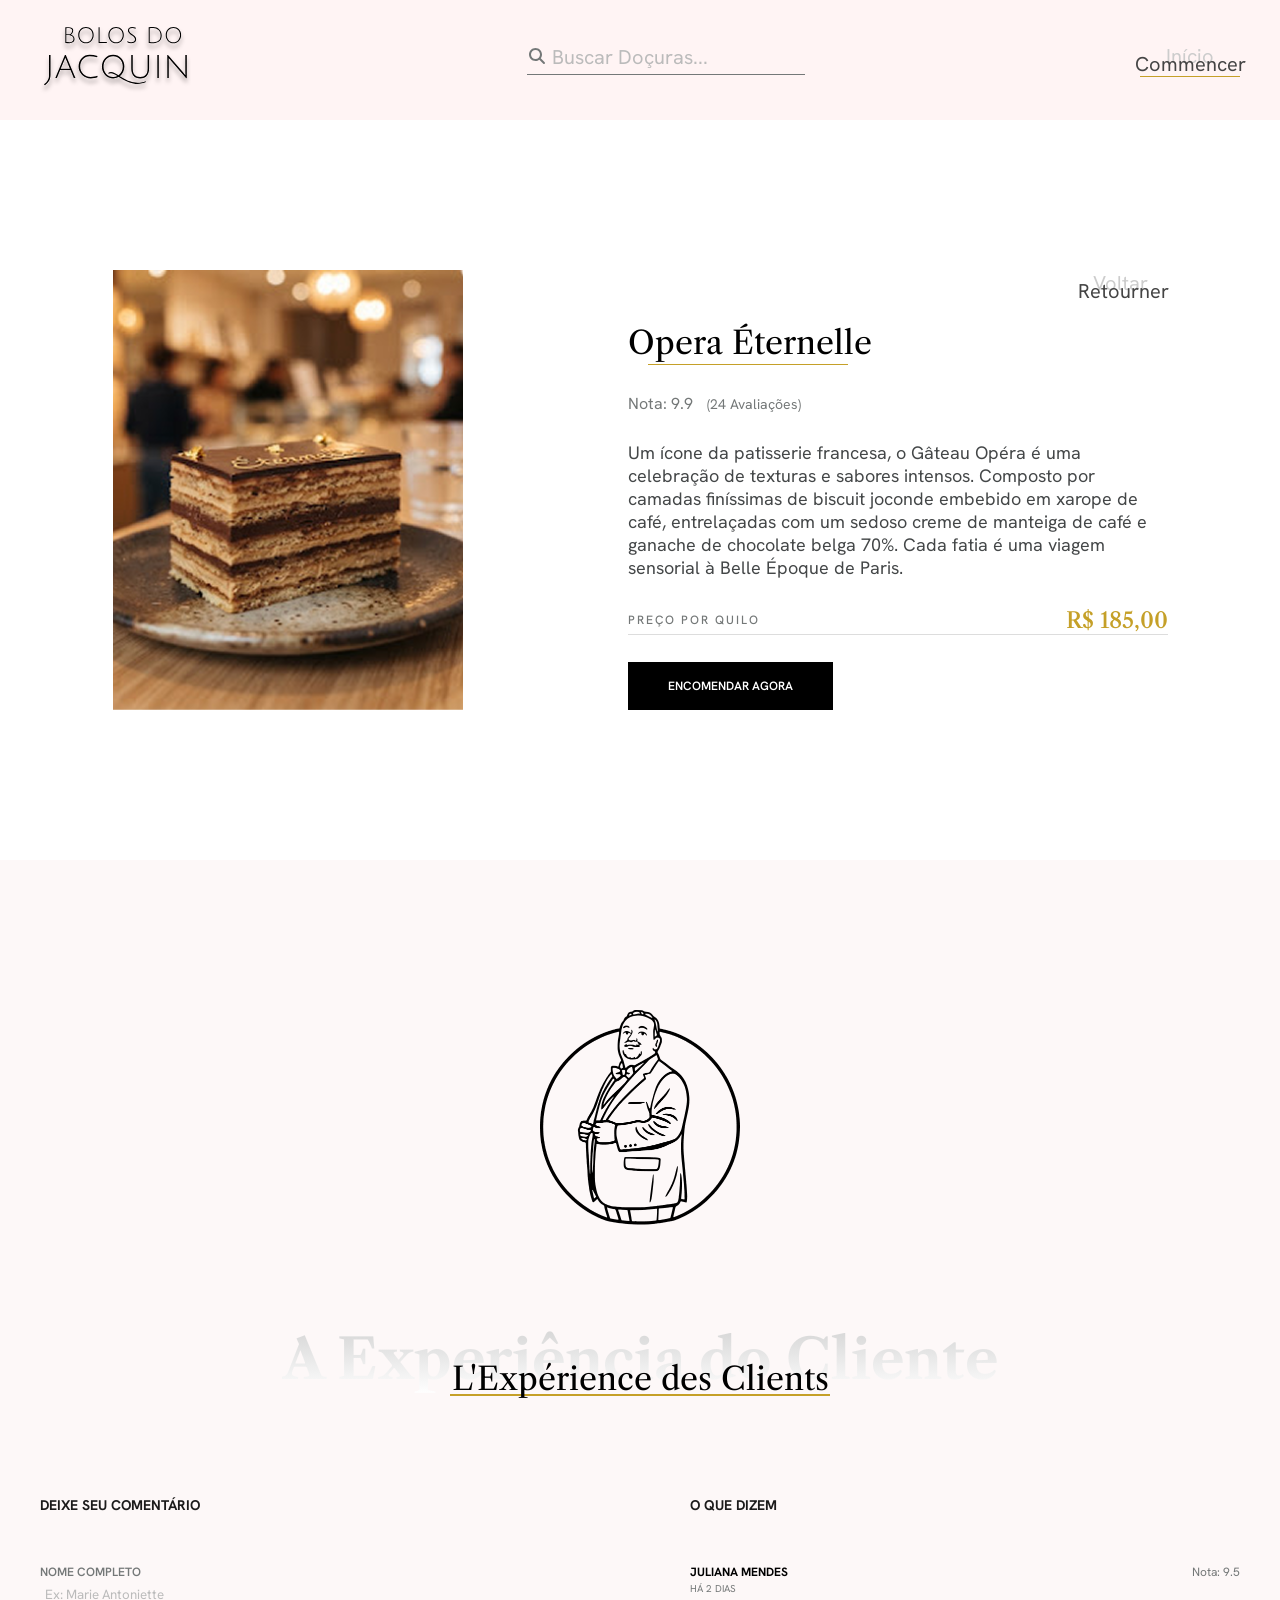
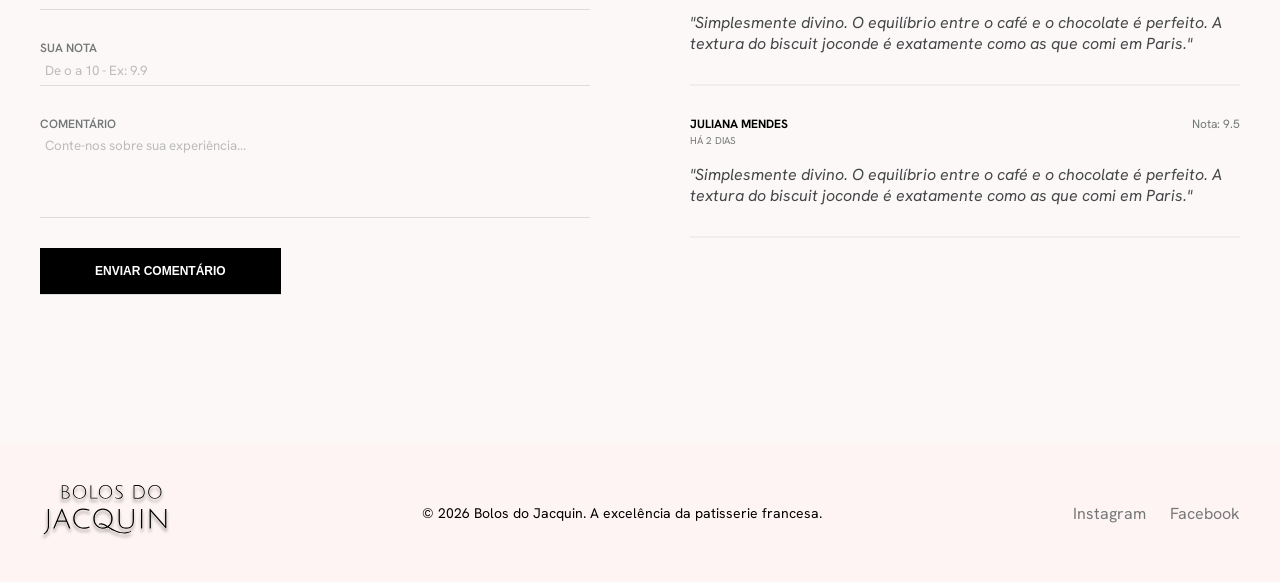
<file: detProduto/index.html>
<!DOCTYPE html>
<html lang="pt-br">

<head>
    <meta charset="UTF-8">
    <meta name="viewport" content="width=device-width, initial-scale=1.0">
    <title>Detalhe do Produto</title>

    <link rel="stylesheet" href="../style.css">
    <link rel="stylesheet" href="../styleHeader.css">
    <link rel="stylesheet" href="../styleFooter.css">
    <link rel="stylesheet" href="style.css">

    <link rel="icon" type="image/png" href="../icones/favicon.png">

    <link rel="preconnect" href="https://fonts.googleapis.com">
    <link rel="preconnect" href="https://fonts.gstatic.com" crossorigin>
    <link
        href="https://fonts.googleapis.com/css2?family=Hanken+Grotesk:ital,wght@0,100..900;1,100..900&family=Libre+Caslon+Text:ital,wght@0,400;0,700;1,400&display=swap"
        rel="stylesheet">
</head>

<body>
    <header>
        <div class="container header_container">
            <img src="../img/logo.svg" alt="logo bolos do Jacquin">

            <div class="box_busca">
                <svg xmlns="http://www.w3.org/2000/svg"
                    viewBox="0 0 640 640"><!--!Font Awesome Free 7.3.1 by @fontawesome - https://fontawesome.com License - https://fontawesome.com/license/free Copyright 2026 Fonticons, Inc.-->
                    <path
                        d="M480 272C480 317.9 465.1 360.3 440 394.7L566.6 521.4C579.1 533.9 579.1 554.2 566.6 566.7C554.1 579.2 533.8 579.2 521.3 566.7L394.7 440C360.3 465.1 317.9 480 272 480C157.1 480 64 386.9 64 272C64 157.1 157.1 64 272 64C386.9 64 480 157.1 480 272zM272 416C351.5 416 416 351.5 416 272C416 192.5 351.5 128 272 128C192.5 128 128 192.5 128 272C128 351.5 192.5 416 272 416z" />
                </svg>
                <input type="text" placeholder="Buscar Doçuras...">
            </div>

            <a class="link_inicio" href="../home/index.html">
                Início
                <span>Commencer</span>
                <hr>
            </a>

            <button>
                <svg version="1.0" xmlns="http://www.w3.org/2000/svg" viewBox="0 0 512.000000 512.000000"
                    preserveAspectRatio="xMidYMid meet">

                    <g transform="translate(0.000000,512.000000) scale(0.100000,-0.100000)" fill="#000000"
                        stroke="none">
                        <path d="M3340 4778 c-94 -41 -152 -73 -185 -101 -176 -149 -261 -334 -285
-621 -6 -72 -15 -125 -22 -132 -7 -7 -50 -18 -95 -23 -145 -18 -269 -93 -328
-199 -38 -68 -56 -173 -44 -256 13 -98 18 -113 55 -191 131 -270 451 -379 732
-249 205 94 341 347 304 565 -33 194 -175 313 -397 334 -38 4 -76 12 -82 17
-27 22 -6 239 34 358 64 190 171 312 333 379 81 34 101 70 60 111 -22 22 -42
24 -80 8z m-210 -1003 c165 -46 230 -124 230 -276 0 -152 -70 -278 -203 -363
-78 -50 -140 -70 -222 -70 -189 -2 -350 113 -420 299 -27 71 -25 206 2 260 63
123 203 178 433 170 69 -2 149 -11 180 -20z" />
                        <path d="M3002 3634 c-22 -15 -29 -49 -14 -70 4 -5 24 -20 45 -33 20 -12 38
-30 38 -39 1 -9 3 -32 5 -50 3 -43 20 -62 55 -62 59 0 81 56 54 136 -19 57
-63 106 -108 123 -38 15 -49 14 -75 -5z" />
                        <path d="M3673 3610 c-36 -15 -32 -71 8 -104 17 -14 34 -26 39 -26 9 0 140
-87 270 -180 139 -99 420 -353 420 -380 0 -5 -10 -12 -22 -14 -34 -6 -342 -48
-528 -72 -63 -8 -162 -21 -220 -29 -58 -8 -157 -21 -220 -29 -63 -8 -180 -24
-260 -36 -80 -12 -197 -28 -260 -36 -63 -8 -162 -20 -220 -28 -58 -8 -143 -19
-190 -25 -86 -11 -226 -30 -420 -56 -58 -8 -159 -21 -225 -30 -66 -9 -163 -23
-215 -30 -52 -8 -124 -17 -160 -20 -58 -5 -136 -17 -197 -31 -48 -10 -55 -86
-10 -103 12 -5 47 -5 77 -1 30 4 114 15 185 24 72 10 177 23 235 31 230 32
370 51 605 80 61 8 139 18 175 24 36 5 121 17 190 25 69 9 172 23 230 31 155
21 324 43 420 56 273 34 400 52 665 89 83 12 197 27 255 35 58 7 120 17 139
21 24 5 36 3 42 -7 5 -8 9 -389 9 -862 0 -669 -3 -849 -12 -852 -14 -5 -125
-20 -263 -35 -49 -6 -139 -17 -200 -25 -60 -7 -171 -21 -245 -30 -188 -22
-362 -43 -450 -55 -41 -6 -131 -17 -200 -25 -178 -19 -296 -34 -365 -45 -33
-5 -89 -12 -125 -15 -36 -3 -114 -12 -175 -20 -129 -17 -244 -31 -650 -79
-273 -32 -313 -37 -420 -51 -60 -7 -173 -21 -250 -30 -77 -9 -184 -23 -238
-31 -54 -8 -124 -14 -157 -14 -53 0 -61 3 -84 31 -23 27 -26 39 -26 109 0 56
4 81 15 90 8 6 65 16 127 21 62 5 124 11 138 14 14 2 93 11 175 20 83 8 224
24 315 35 91 12 217 25 281 30 64 5 127 12 140 15 13 3 89 12 169 20 80 9 208
22 285 31 77 8 199 21 270 28 72 8 175 19 230 25 55 7 161 18 235 26 74 9 194
22 265 30 72 8 177 20 235 26 58 6 164 17 235 25 72 7 197 20 278 28 165 16
193 27 202 78 4 18 5 121 3 228 -3 191 -4 196 -27 219 -24 24 -26 24 -95 13
-39 -6 -100 -14 -136 -17 -36 -3 -114 -12 -175 -20 -60 -8 -168 -21 -240 -29
-71 -9 -166 -21 -210 -26 -78 -11 -186 -24 -450 -54 -262 -30 -322 -37 -430
-51 -60 -7 -171 -21 -245 -30 -209 -24 -305 -35 -435 -51 -66 -8 -178 -21
-250 -29 -71 -8 -166 -19 -210 -25 -44 -5 -136 -17 -205 -25 -69 -8 -165 -19
-215 -25 -160 -20 -259 -29 -267 -24 -14 9 -10 232 4 241 7 4 65 14 128 20 63
7 176 19 250 27 74 8 173 19 220 25 47 6 150 17 230 26 80 9 201 22 270 30 69
8 172 20 230 26 58 5 164 17 235 25 72 8 195 21 275 29 80 8 186 19 235 25
157 18 570 63 965 105 516 55 498 52 527 81 23 23 23 27 23 225 0 167 -3 207
-17 236 l-16 35 -76 -5 c-42 -2 -116 -10 -166 -16 -49 -6 -148 -18 -220 -27
-131 -15 -292 -34 -460 -55 -126 -15 -298 -35 -445 -53 -69 -8 -159 -19 -200
-25 -41 -5 -140 -17 -220 -26 -80 -9 -179 -21 -220 -26 -79 -11 -252 -31 -460
-54 -69 -8 -181 -21 -250 -29 -69 -8 -168 -20 -220 -26 -122 -14 -301 -36
-415 -52 -49 -7 -117 -12 -150 -13 l-60 0 -3 82 c-3 100 18 155 77 202 21 17
41 31 44 31 4 0 29 14 57 30 28 17 81 47 118 67 37 20 85 47 107 59 22 12 60
33 85 45 25 12 86 46 135 75 105 61 134 77 235 131 104 56 148 81 195 107 67
38 156 87 230 126 39 21 105 58 148 84 43 25 79 46 82 46 2 0 31 16 63 35 62
36 76 61 61 103 -7 17 -17 22 -47 22 -21 0 -42 -4 -47 -9 -6 -5 -44 -27 -85
-49 -41 -22 -109 -59 -150 -82 -41 -23 -84 -46 -95 -51 -11 -5 -37 -19 -57
-32 -21 -12 -59 -34 -85 -48 -27 -15 -64 -36 -83 -47 -19 -11 -60 -33 -90 -48
-30 -16 -71 -38 -90 -50 -32 -19 -76 -43 -220 -121 -30 -17 -109 -61 -175 -98
-66 -37 -129 -71 -140 -77 -11 -5 -29 -14 -40 -21 -11 -7 -65 -37 -119 -67
-104 -56 -163 -106 -192 -162 -43 -83 -44 -96 -44 -921 l0 -788 26 -54 c30
-65 69 -100 132 -118 50 -15 44 -15 382 28 63 8 156 19 205 25 50 6 142 18
205 26 63 8 169 20 235 28 66 8 158 19 205 25 80 10 210 26 415 51 153 19 316
38 420 49 55 6 127 16 160 21 33 5 89 12 125 15 36 3 112 12 170 20 58 8 168
21 245 30 77 9 190 23 250 30 136 18 255 32 410 50 182 21 435 55 462 61 55
14 53 -30 53 977 0 852 -1 930 -17 955 -17 27 -288 301 -353 357 -19 16 -84
67 -145 112 -60 46 -114 86 -120 91 -50 38 -233 148 -260 155 -11 3 -30 2 -42
-3z m427 -1235 c12 -14 12 -257 0 -269 -6 -6 -108 -19 -325 -42 -347 -36 -415
-43 -490 -53 -87 -11 -205 -24 -415 -46 -125 -13 -191 -20 -555 -60 -71 -8
-175 -19 -230 -25 -105 -11 -298 -33 -450 -50 -49 -6 -155 -17 -235 -25 -80
-8 -206 -21 -280 -29 -74 -9 -202 -22 -285 -30 -82 -9 -160 -18 -171 -21 -30
-7 -34 9 -34 130 0 75 4 106 14 114 7 6 78 18 157 26 79 8 150 18 158 20 8 3
78 12 155 21 237 26 363 40 686 79 69 9 184 22 255 31 238 28 369 43 490 58
66 9 149 18 185 21 36 4 112 12 170 20 58 7 168 21 245 30 129 14 247 29 465
55 47 6 144 18 215 26 72 8 153 19 180 23 75 12 82 12 95 -4z m4 -757 c12 -45
7 -245 -6 -256 -14 -10 -36 -13 -263 -36 -77 -8 -174 -19 -215 -25 -41 -6
-138 -17 -215 -26 -77 -8 -180 -20 -230 -25 -49 -6 -139 -15 -200 -20 -60 -6
-137 -14 -170 -19 -33 -6 -100 -13 -150 -16 -49 -3 -112 -10 -140 -15 -27 -6
-102 -14 -165 -20 -112 -9 -150 -13 -425 -45 -71 -8 -159 -17 -195 -20 -36 -3
-99 -10 -140 -15 -95 -12 -227 -27 -400 -45 -209 -21 -328 -34 -410 -45 -41
-6 -92 -10 -113 -10 l-38 0 3 122 3 122 80 13 c44 7 123 17 175 22 114 11 238
27 380 47 58 8 146 19 195 24 143 14 273 30 375 46 53 7 114 14 135 14 22 0
87 6 145 15 58 8 166 21 240 30 74 8 173 20 220 26 47 6 123 15 170 20 47 5
137 15 200 23 111 14 233 29 505 60 72 9 166 20 210 26 44 6 127 15 185 21 58
5 125 14 150 18 80 15 97 13 104 -11z" />
                    </g>
                </svg>
            </button>
        </div>
    </header>

    <main>
        <h1>informações do produto</h1>
        <section class="container container_det_prod">
            <img class="img_prod_web" src="../img/produtos/opera_eternelle.png" alt="foto do produto">
            <div class="box_det_prod">
                <a class="link_voltar" href="../home/index.html">
                    Voltar
                    <span>Retourner</span>
                </a>
                <div class="info_sub_titulo">
                    <h2>Opera Éternelle</h2>
                    <hr>
                    <img class="img_prod_mobile" src="../img/produtos/opera_eternelle.png" alt="foto do produto">
                </div>
                <p class="info_nota">Nota: 9.9 <span class="info_aval">(24 Avaliações)</span></p>
                <p class="info_desc">Um ícone da patisserie francesa, o Gâteau Opéra é uma celebração de texturas e
                    sabores intensos. Composto por camadas finíssimas de biscuit joconde embebido em xarope de café,
                    entrelaçadas com um sedoso creme de manteiga de café e ganache de chocolate belga 70%. Cada fatia é
                    uma viagem sensorial à Belle Époque de Paris.</p>
                <div class="info_box_valor">
                    <p>preço por quilo <span class="info_valor">R$ 185,00</span></p>
                    <hr>
                </div>
                <a class="info_botao" href="#">encomendar agora</a>
            </div>
        </section>

        <section class="container_avaliacao">
            <div class="container">
                <img src="../img/icon_jacquin.png" alt="icone Jacquin">

                <div class="box_h2">
                    <h2>A Experiência do Cliente</h2>
                    <span>L'Expérience des Clients</span>
                    <hr>
                </div>

                <div class="box_avaliacao">
                    <form action="" method="post">
                        <h3>deixe seu comentário</h3>

                        <div class="form_linha">
                            <label for="nome">nome completo</label>
                            <input type="text" placeholder="Ex: Marie Antoniette">
                        </div>
                        <div class="form_linha">
                            <label for="nota">sua nota</label>
                            <input type="text" placeholder="De o a 10 - Ex: 9.9">
                        </div>
                        <div class="form_linha">
                            <label for="comentario">comentário</label>
                            <textarea maxlength="350" rows="5" name="" id="" placeholder="Conte-nos sobre sua experiência..."></textarea>
                        </div>

                        <input type="button" value="enviar comentário">
                    </form>

                    <ul class="lista_avaliacao">
                        <h3>o que dizem</h3>
                        <li class="">
                            <div class="coment_linha1">
                                <div class="coment_nome_tempo">
                                    <p>juliana mendes</p>
                                    <span>há 2 dias</span>
                                </div>
                                <p>Nota: 9.5</p>
                            </div>
                            <p>"Simplesmente divino. O equilíbrio entre o café e o chocolate é perfeito. A textura do
                                biscuit joconde é exatamente como as que comi em Paris."</p>
                        </li>
                        
                        
                        
                        
                        
                        
                        <li class="">
                            <div class="coment_linha1">
                                <div class="coment_nome_tempo">
                                    <p>juliana mendes</p>
                                    <span>há 2 dias</span>
                                </div>
                                <p>Nota: 9.5</p>
                            </div>
                            <p>"Simplesmente divino. O equilíbrio entre o café e o chocolate é perfeito. A textura do
                                biscuit joconde é exatamente como as que comi em Paris."</p>
                        </li>
                    </ul>
                </div>
            </div>
        </section>
    </main>







    <footer>
        <div class="container footer_container">
            <img src="../img/logo.svg" alt="">
            <span>© 2026 Bolos do Jacquin. A excelência da patisserie francesa.</span>
            <nav>
                <a href="">Instagram</a>
                <a href="">Facebook</a>
            </nav>
        </div>
    </footer>
</body>

</html>
</file>
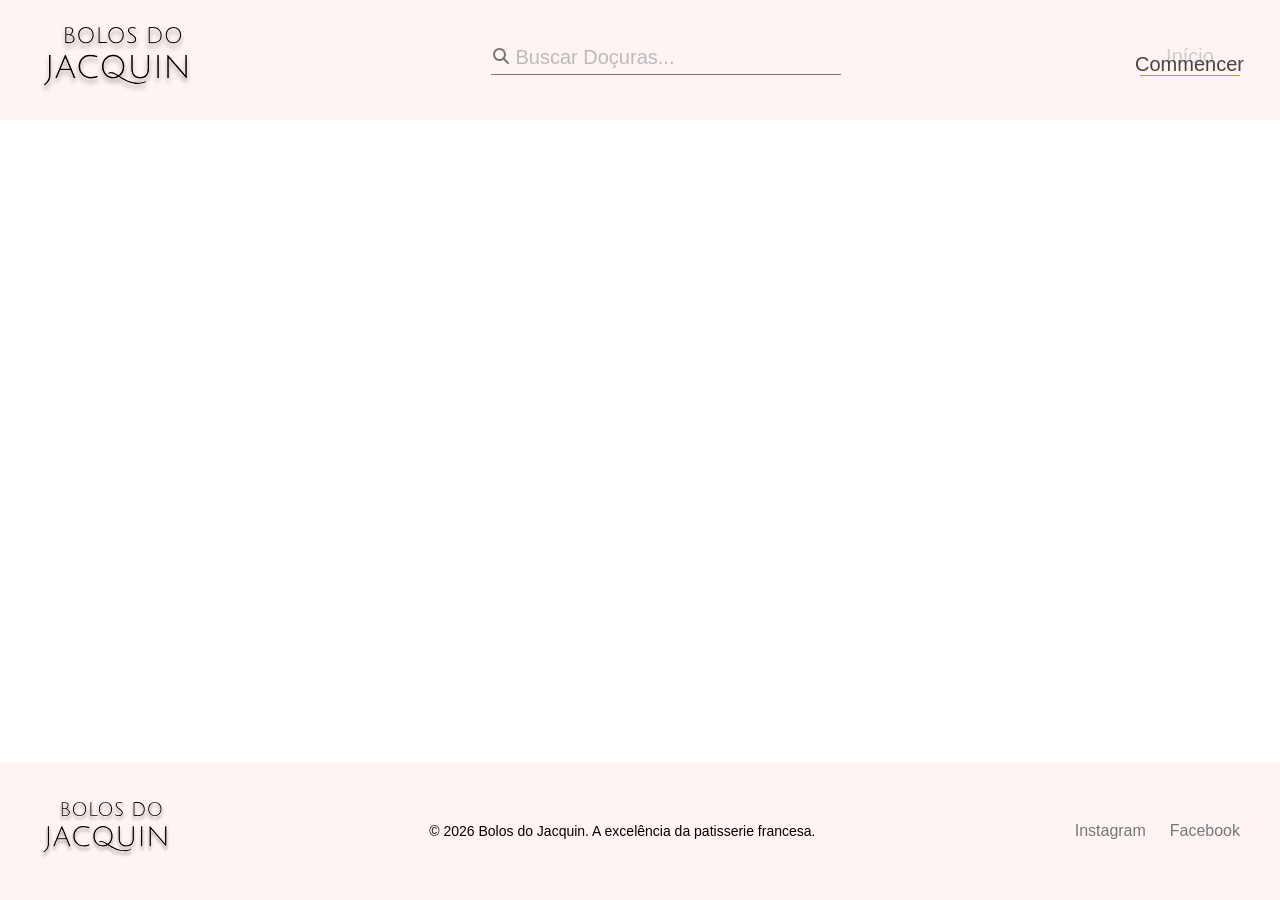
<file: header&footer/index.html>
<!DOCTYPE html>
<html lang="pt-br">

<head>
    <meta charset="UTF-8">
    <meta name="viewport" content="width=device-width, initial-scale=1.0">
    <title>Header & Footer</title>

    <link rel="stylesheet" href="style.css">
    <link rel="stylesheet" href="../style.css">

    <script defer src="script.js"></script>
</head>

<body>
    <header>
        <div class="container header_container">
            <img src="../img/logo.svg" alt="logo bolos do Jacquin">

            <div class="box_busca">
                <svg xmlns="http://www.w3.org/2000/svg"
                    viewBox="0 0 640 640"><!--!Font Awesome Free 7.3.1 by @fontawesome - https://fontawesome.com License - https://fontawesome.com/license/free Copyright 2026 Fonticons, Inc.-->
                    <path
                        d="M480 272C480 317.9 465.1 360.3 440 394.7L566.6 521.4C579.1 533.9 579.1 554.2 566.6 566.7C554.1 579.2 533.8 579.2 521.3 566.7L394.7 440C360.3 465.1 317.9 480 272 480C157.1 480 64 386.9 64 272C64 157.1 157.1 64 272 64C386.9 64 480 157.1 480 272zM272 416C351.5 416 416 351.5 416 272C416 192.5 351.5 128 272 128C192.5 128 128 192.5 128 272C128 351.5 192.5 416 272 416z" />
                </svg>
                <input type="text" id="busca" placeholder="Buscar Doçuras...">
            </div>

            <a class="link_inicio" href="../home/index.html">
                Início
                <span>Commencer</span>
                <hr>
            </a>

            <button onclick="ExpRecMenu()">
                <svg version="1.0" xmlns="http://www.w3.org/2000/svg" viewBox="0 0 512.000000 512.000000"
                    preserveAspectRatio="xMidYMid meet">

                    <g transform="translate(0.000000,512.000000) scale(0.100000,-0.100000)" fill="#000000"
                        stroke="none">
                        <path d="M3340 4778 c-94 -41 -152 -73 -185 -101 -176 -149 -261 -334 -285
-621 -6 -72 -15 -125 -22 -132 -7 -7 -50 -18 -95 -23 -145 -18 -269 -93 -328
-199 -38 -68 -56 -173 -44 -256 13 -98 18 -113 55 -191 131 -270 451 -379 732
-249 205 94 341 347 304 565 -33 194 -175 313 -397 334 -38 4 -76 12 -82 17
-27 22 -6 239 34 358 64 190 171 312 333 379 81 34 101 70 60 111 -22 22 -42
24 -80 8z m-210 -1003 c165 -46 230 -124 230 -276 0 -152 -70 -278 -203 -363
-78 -50 -140 -70 -222 -70 -189 -2 -350 113 -420 299 -27 71 -25 206 2 260 63
123 203 178 433 170 69 -2 149 -11 180 -20z" />
                        <path d="M3002 3634 c-22 -15 -29 -49 -14 -70 4 -5 24 -20 45 -33 20 -12 38
-30 38 -39 1 -9 3 -32 5 -50 3 -43 20 -62 55 -62 59 0 81 56 54 136 -19 57
-63 106 -108 123 -38 15 -49 14 -75 -5z" />
                        <path d="M3673 3610 c-36 -15 -32 -71 8 -104 17 -14 34 -26 39 -26 9 0 140
-87 270 -180 139 -99 420 -353 420 -380 0 -5 -10 -12 -22 -14 -34 -6 -342 -48
-528 -72 -63 -8 -162 -21 -220 -29 -58 -8 -157 -21 -220 -29 -63 -8 -180 -24
-260 -36 -80 -12 -197 -28 -260 -36 -63 -8 -162 -20 -220 -28 -58 -8 -143 -19
-190 -25 -86 -11 -226 -30 -420 -56 -58 -8 -159 -21 -225 -30 -66 -9 -163 -23
-215 -30 -52 -8 -124 -17 -160 -20 -58 -5 -136 -17 -197 -31 -48 -10 -55 -86
-10 -103 12 -5 47 -5 77 -1 30 4 114 15 185 24 72 10 177 23 235 31 230 32
370 51 605 80 61 8 139 18 175 24 36 5 121 17 190 25 69 9 172 23 230 31 155
21 324 43 420 56 273 34 400 52 665 89 83 12 197 27 255 35 58 7 120 17 139
21 24 5 36 3 42 -7 5 -8 9 -389 9 -862 0 -669 -3 -849 -12 -852 -14 -5 -125
-20 -263 -35 -49 -6 -139 -17 -200 -25 -60 -7 -171 -21 -245 -30 -188 -22
-362 -43 -450 -55 -41 -6 -131 -17 -200 -25 -178 -19 -296 -34 -365 -45 -33
-5 -89 -12 -125 -15 -36 -3 -114 -12 -175 -20 -129 -17 -244 -31 -650 -79
-273 -32 -313 -37 -420 -51 -60 -7 -173 -21 -250 -30 -77 -9 -184 -23 -238
-31 -54 -8 -124 -14 -157 -14 -53 0 -61 3 -84 31 -23 27 -26 39 -26 109 0 56
4 81 15 90 8 6 65 16 127 21 62 5 124 11 138 14 14 2 93 11 175 20 83 8 224
24 315 35 91 12 217 25 281 30 64 5 127 12 140 15 13 3 89 12 169 20 80 9 208
22 285 31 77 8 199 21 270 28 72 8 175 19 230 25 55 7 161 18 235 26 74 9 194
22 265 30 72 8 177 20 235 26 58 6 164 17 235 25 72 7 197 20 278 28 165 16
193 27 202 78 4 18 5 121 3 228 -3 191 -4 196 -27 219 -24 24 -26 24 -95 13
-39 -6 -100 -14 -136 -17 -36 -3 -114 -12 -175 -20 -60 -8 -168 -21 -240 -29
-71 -9 -166 -21 -210 -26 -78 -11 -186 -24 -450 -54 -262 -30 -322 -37 -430
-51 -60 -7 -171 -21 -245 -30 -209 -24 -305 -35 -435 -51 -66 -8 -178 -21
-250 -29 -71 -8 -166 -19 -210 -25 -44 -5 -136 -17 -205 -25 -69 -8 -165 -19
-215 -25 -160 -20 -259 -29 -267 -24 -14 9 -10 232 4 241 7 4 65 14 128 20 63
7 176 19 250 27 74 8 173 19 220 25 47 6 150 17 230 26 80 9 201 22 270 30 69
8 172 20 230 26 58 5 164 17 235 25 72 8 195 21 275 29 80 8 186 19 235 25
157 18 570 63 965 105 516 55 498 52 527 81 23 23 23 27 23 225 0 167 -3 207
-17 236 l-16 35 -76 -5 c-42 -2 -116 -10 -166 -16 -49 -6 -148 -18 -220 -27
-131 -15 -292 -34 -460 -55 -126 -15 -298 -35 -445 -53 -69 -8 -159 -19 -200
-25 -41 -5 -140 -17 -220 -26 -80 -9 -179 -21 -220 -26 -79 -11 -252 -31 -460
-54 -69 -8 -181 -21 -250 -29 -69 -8 -168 -20 -220 -26 -122 -14 -301 -36
-415 -52 -49 -7 -117 -12 -150 -13 l-60 0 -3 82 c-3 100 18 155 77 202 21 17
41 31 44 31 4 0 29 14 57 30 28 17 81 47 118 67 37 20 85 47 107 59 22 12 60
33 85 45 25 12 86 46 135 75 105 61 134 77 235 131 104 56 148 81 195 107 67
38 156 87 230 126 39 21 105 58 148 84 43 25 79 46 82 46 2 0 31 16 63 35 62
36 76 61 61 103 -7 17 -17 22 -47 22 -21 0 -42 -4 -47 -9 -6 -5 -44 -27 -85
-49 -41 -22 -109 -59 -150 -82 -41 -23 -84 -46 -95 -51 -11 -5 -37 -19 -57
-32 -21 -12 -59 -34 -85 -48 -27 -15 -64 -36 -83 -47 -19 -11 -60 -33 -90 -48
-30 -16 -71 -38 -90 -50 -32 -19 -76 -43 -220 -121 -30 -17 -109 -61 -175 -98
-66 -37 -129 -71 -140 -77 -11 -5 -29 -14 -40 -21 -11 -7 -65 -37 -119 -67
-104 -56 -163 -106 -192 -162 -43 -83 -44 -96 -44 -921 l0 -788 26 -54 c30
-65 69 -100 132 -118 50 -15 44 -15 382 28 63 8 156 19 205 25 50 6 142 18
205 26 63 8 169 20 235 28 66 8 158 19 205 25 80 10 210 26 415 51 153 19 316
38 420 49 55 6 127 16 160 21 33 5 89 12 125 15 36 3 112 12 170 20 58 8 168
21 245 30 77 9 190 23 250 30 136 18 255 32 410 50 182 21 435 55 462 61 55
14 53 -30 53 977 0 852 -1 930 -17 955 -17 27 -288 301 -353 357 -19 16 -84
67 -145 112 -60 46 -114 86 -120 91 -50 38 -233 148 -260 155 -11 3 -30 2 -42
-3z m427 -1235 c12 -14 12 -257 0 -269 -6 -6 -108 -19 -325 -42 -347 -36 -415
-43 -490 -53 -87 -11 -205 -24 -415 -46 -125 -13 -191 -20 -555 -60 -71 -8
-175 -19 -230 -25 -105 -11 -298 -33 -450 -50 -49 -6 -155 -17 -235 -25 -80
-8 -206 -21 -280 -29 -74 -9 -202 -22 -285 -30 -82 -9 -160 -18 -171 -21 -30
-7 -34 9 -34 130 0 75 4 106 14 114 7 6 78 18 157 26 79 8 150 18 158 20 8 3
78 12 155 21 237 26 363 40 686 79 69 9 184 22 255 31 238 28 369 43 490 58
66 9 149 18 185 21 36 4 112 12 170 20 58 7 168 21 245 30 129 14 247 29 465
55 47 6 144 18 215 26 72 8 153 19 180 23 75 12 82 12 95 -4z m4 -757 c12 -45
7 -245 -6 -256 -14 -10 -36 -13 -263 -36 -77 -8 -174 -19 -215 -25 -41 -6
-138 -17 -215 -26 -77 -8 -180 -20 -230 -25 -49 -6 -139 -15 -200 -20 -60 -6
-137 -14 -170 -19 -33 -6 -100 -13 -150 -16 -49 -3 -112 -10 -140 -15 -27 -6
-102 -14 -165 -20 -112 -9 -150 -13 -425 -45 -71 -8 -159 -17 -195 -20 -36 -3
-99 -10 -140 -15 -95 -12 -227 -27 -400 -45 -209 -21 -328 -34 -410 -45 -41
-6 -92 -10 -113 -10 l-38 0 3 122 3 122 80 13 c44 7 123 17 175 22 114 11 238
27 380 47 58 8 146 19 195 24 143 14 273 30 375 46 53 7 114 14 135 14 22 0
87 6 145 15 58 8 166 21 240 30 74 8 173 20 220 26 47 6 123 15 170 20 47 5
137 15 200 23 111 14 233 29 505 60 72 9 166 20 210 26 44 6 127 15 185 21 58
5 125 14 150 18 80 15 97 13 104 -11z" />
                    </g>
                </svg>
            </button>
        </div>
    </header>







    <footer>
        <div class="container footer_container">
            <img src="../img/logo.svg" alt="">
            <span>© 2026 Bolos do Jacquin. A excelência da patisserie francesa.</span>
            <nav>
                <a href="">Instagram</a>
                <a href="">Facebook</a>
            </nav>
        </div>
    </footer>
</body>

</html>
</file>
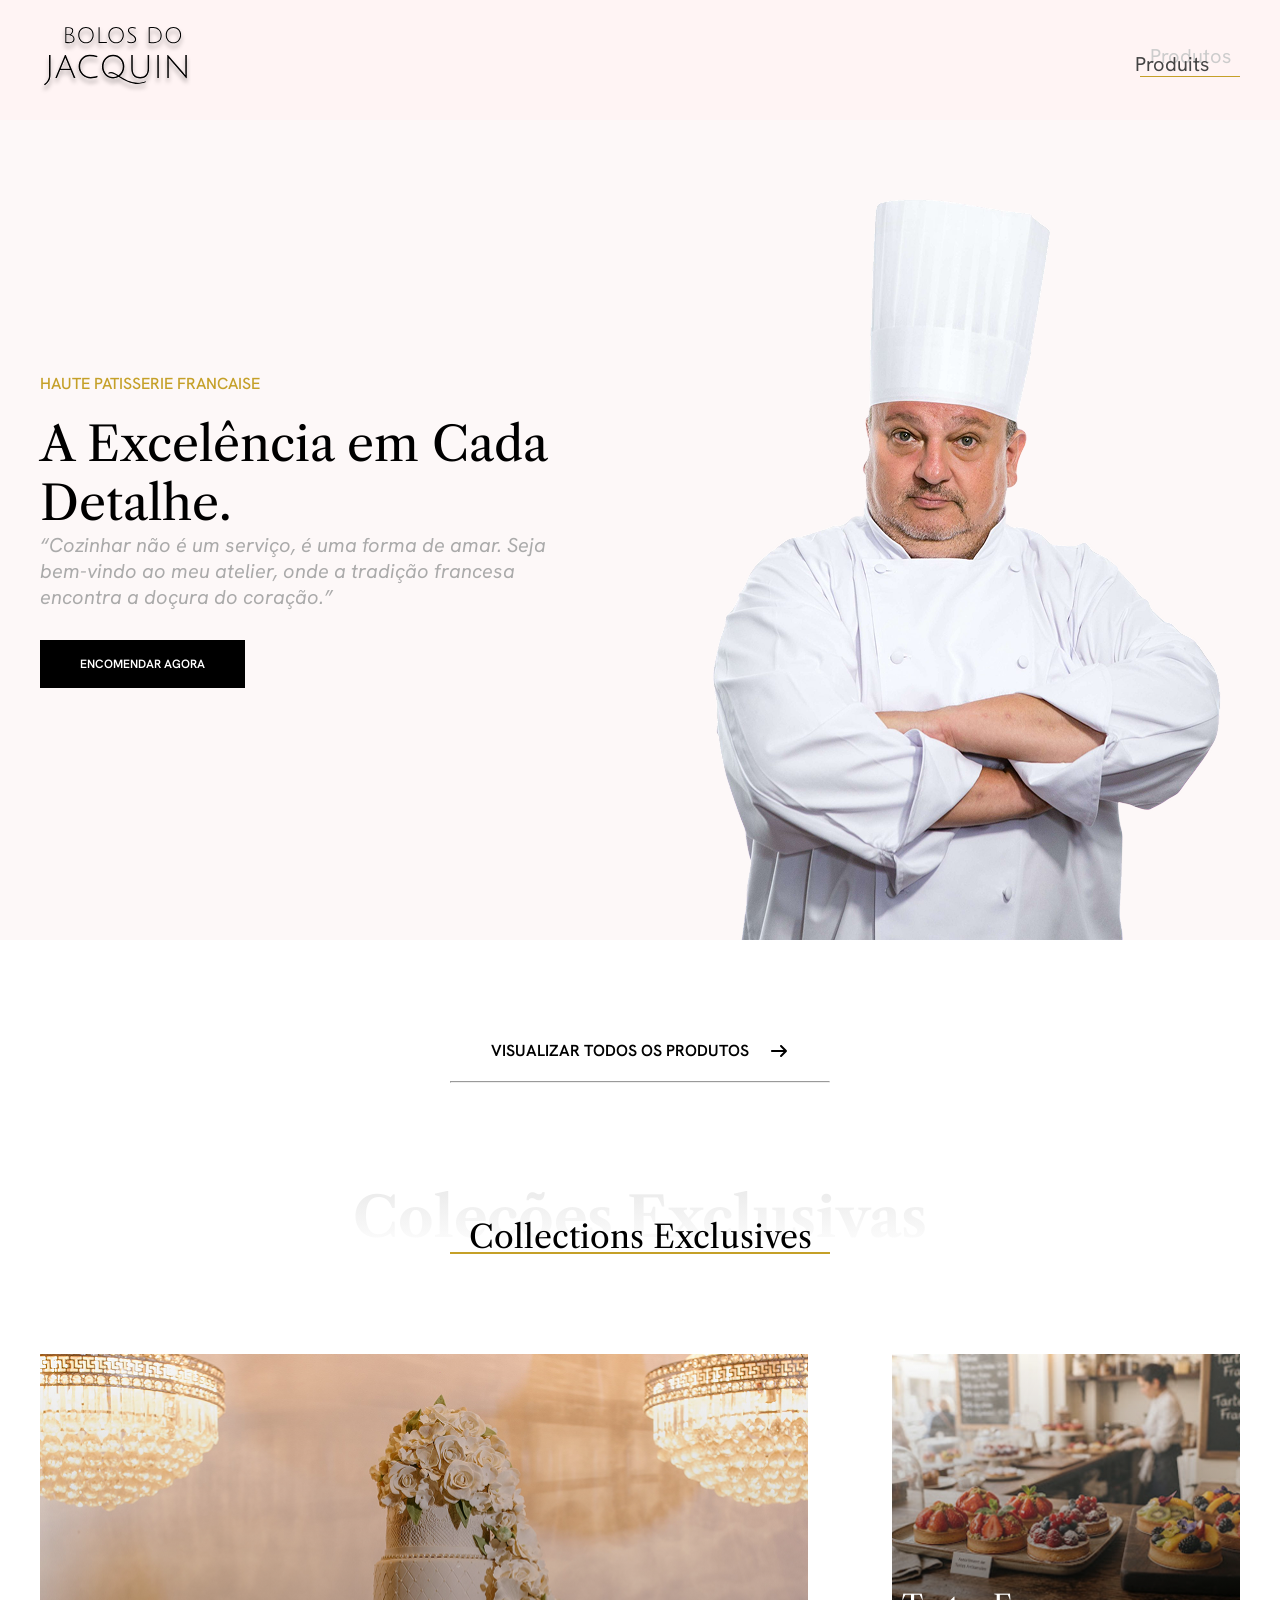
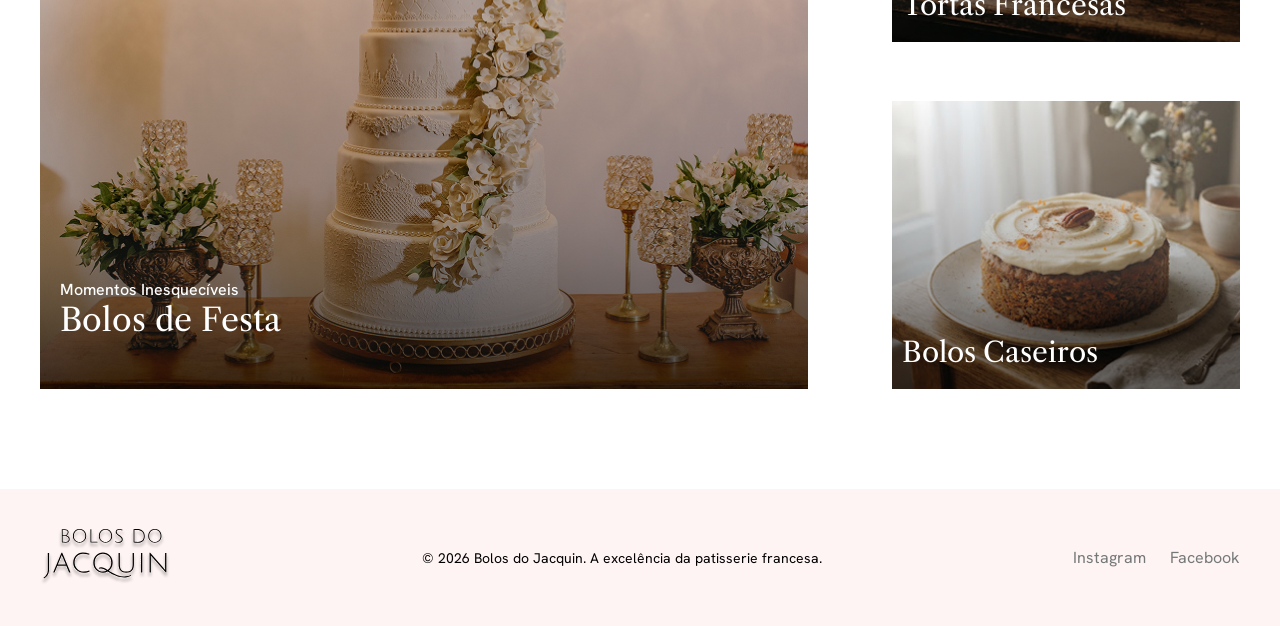
<file: home/index.html>
<!DOCTYPE html>
<html lang="pt-br">

<head>
    <meta charset="UTF-8">
    <meta name="viewport" content="width=device-width, initial-scale=1.0">
    <title>Home - Bolos do Jacquin</title>
    <link rel="stylesheet" href="../style.css">
    <link rel="stylesheet" href="../styleHeader.css">
    <link rel="stylesheet" href="../styleFooter.css">
    <link rel="stylesheet" href="style.css">

    <link rel="icon" type="image/png" href="../icones/favicon.png">

    <link rel="preconnect" href="https://fonts.googleapis.com">
    <link rel="preconnect" href="https://fonts.gstatic.com" crossorigin>
    <link
        href="https://fonts.googleapis.com/css2?family=Hanken+Grotesk:ital,wght@0,100..900;1,100..900&family=Libre+Caslon+Text:ital,wght@0,400;0,700;1,400&display=swap"
        rel="stylesheet">

    <script defer src="script.js"></script>
</head>

<body>
    <header>
        <div class="container header_container">
            <img src="../img/logo.svg" alt="logo bolos do Jacquin">

            <a class="link_inicio" href="../produtos/index.html">
                Produtos
                <span>Produits</span>
                <hr>
            </a>

            <button>
                <svg version="1.0" xmlns="http://www.w3.org/2000/svg" viewBox="0 0 512.000000 512.000000"
                    preserveAspectRatio="xMidYMid meet">

                    <g transform="translate(0.000000,512.000000) scale(0.100000,-0.100000)" fill="#000000"
                        stroke="none">
                        <path d="M3340 4778 c-94 -41 -152 -73 -185 -101 -176 -149 -261 -334 -285
-621 -6 -72 -15 -125 -22 -132 -7 -7 -50 -18 -95 -23 -145 -18 -269 -93 -328
-199 -38 -68 -56 -173 -44 -256 13 -98 18 -113 55 -191 131 -270 451 -379 732
-249 205 94 341 347 304 565 -33 194 -175 313 -397 334 -38 4 -76 12 -82 17
-27 22 -6 239 34 358 64 190 171 312 333 379 81 34 101 70 60 111 -22 22 -42
24 -80 8z m-210 -1003 c165 -46 230 -124 230 -276 0 -152 -70 -278 -203 -363
-78 -50 -140 -70 -222 -70 -189 -2 -350 113 -420 299 -27 71 -25 206 2 260 63
123 203 178 433 170 69 -2 149 -11 180 -20z" />
                        <path d="M3002 3634 c-22 -15 -29 -49 -14 -70 4 -5 24 -20 45 -33 20 -12 38
-30 38 -39 1 -9 3 -32 5 -50 3 -43 20 -62 55 -62 59 0 81 56 54 136 -19 57
-63 106 -108 123 -38 15 -49 14 -75 -5z" />
                        <path d="M3673 3610 c-36 -15 -32 -71 8 -104 17 -14 34 -26 39 -26 9 0 140
-87 270 -180 139 -99 420 -353 420 -380 0 -5 -10 -12 -22 -14 -34 -6 -342 -48
-528 -72 -63 -8 -162 -21 -220 -29 -58 -8 -157 -21 -220 -29 -63 -8 -180 -24
-260 -36 -80 -12 -197 -28 -260 -36 -63 -8 -162 -20 -220 -28 -58 -8 -143 -19
-190 -25 -86 -11 -226 -30 -420 -56 -58 -8 -159 -21 -225 -30 -66 -9 -163 -23
-215 -30 -52 -8 -124 -17 -160 -20 -58 -5 -136 -17 -197 -31 -48 -10 -55 -86
-10 -103 12 -5 47 -5 77 -1 30 4 114 15 185 24 72 10 177 23 235 31 230 32
370 51 605 80 61 8 139 18 175 24 36 5 121 17 190 25 69 9 172 23 230 31 155
21 324 43 420 56 273 34 400 52 665 89 83 12 197 27 255 35 58 7 120 17 139
21 24 5 36 3 42 -7 5 -8 9 -389 9 -862 0 -669 -3 -849 -12 -852 -14 -5 -125
-20 -263 -35 -49 -6 -139 -17 -200 -25 -60 -7 -171 -21 -245 -30 -188 -22
-362 -43 -450 -55 -41 -6 -131 -17 -200 -25 -178 -19 -296 -34 -365 -45 -33
-5 -89 -12 -125 -15 -36 -3 -114 -12 -175 -20 -129 -17 -244 -31 -650 -79
-273 -32 -313 -37 -420 -51 -60 -7 -173 -21 -250 -30 -77 -9 -184 -23 -238
-31 -54 -8 -124 -14 -157 -14 -53 0 -61 3 -84 31 -23 27 -26 39 -26 109 0 56
4 81 15 90 8 6 65 16 127 21 62 5 124 11 138 14 14 2 93 11 175 20 83 8 224
24 315 35 91 12 217 25 281 30 64 5 127 12 140 15 13 3 89 12 169 20 80 9 208
22 285 31 77 8 199 21 270 28 72 8 175 19 230 25 55 7 161 18 235 26 74 9 194
22 265 30 72 8 177 20 235 26 58 6 164 17 235 25 72 7 197 20 278 28 165 16
193 27 202 78 4 18 5 121 3 228 -3 191 -4 196 -27 219 -24 24 -26 24 -95 13
-39 -6 -100 -14 -136 -17 -36 -3 -114 -12 -175 -20 -60 -8 -168 -21 -240 -29
-71 -9 -166 -21 -210 -26 -78 -11 -186 -24 -450 -54 -262 -30 -322 -37 -430
-51 -60 -7 -171 -21 -245 -30 -209 -24 -305 -35 -435 -51 -66 -8 -178 -21
-250 -29 -71 -8 -166 -19 -210 -25 -44 -5 -136 -17 -205 -25 -69 -8 -165 -19
-215 -25 -160 -20 -259 -29 -267 -24 -14 9 -10 232 4 241 7 4 65 14 128 20 63
7 176 19 250 27 74 8 173 19 220 25 47 6 150 17 230 26 80 9 201 22 270 30 69
8 172 20 230 26 58 5 164 17 235 25 72 8 195 21 275 29 80 8 186 19 235 25
157 18 570 63 965 105 516 55 498 52 527 81 23 23 23 27 23 225 0 167 -3 207
-17 236 l-16 35 -76 -5 c-42 -2 -116 -10 -166 -16 -49 -6 -148 -18 -220 -27
-131 -15 -292 -34 -460 -55 -126 -15 -298 -35 -445 -53 -69 -8 -159 -19 -200
-25 -41 -5 -140 -17 -220 -26 -80 -9 -179 -21 -220 -26 -79 -11 -252 -31 -460
-54 -69 -8 -181 -21 -250 -29 -69 -8 -168 -20 -220 -26 -122 -14 -301 -36
-415 -52 -49 -7 -117 -12 -150 -13 l-60 0 -3 82 c-3 100 18 155 77 202 21 17
41 31 44 31 4 0 29 14 57 30 28 17 81 47 118 67 37 20 85 47 107 59 22 12 60
33 85 45 25 12 86 46 135 75 105 61 134 77 235 131 104 56 148 81 195 107 67
38 156 87 230 126 39 21 105 58 148 84 43 25 79 46 82 46 2 0 31 16 63 35 62
36 76 61 61 103 -7 17 -17 22 -47 22 -21 0 -42 -4 -47 -9 -6 -5 -44 -27 -85
-49 -41 -22 -109 -59 -150 -82 -41 -23 -84 -46 -95 -51 -11 -5 -37 -19 -57
-32 -21 -12 -59 -34 -85 -48 -27 -15 -64 -36 -83 -47 -19 -11 -60 -33 -90 -48
-30 -16 -71 -38 -90 -50 -32 -19 -76 -43 -220 -121 -30 -17 -109 -61 -175 -98
-66 -37 -129 -71 -140 -77 -11 -5 -29 -14 -40 -21 -11 -7 -65 -37 -119 -67
-104 -56 -163 -106 -192 -162 -43 -83 -44 -96 -44 -921 l0 -788 26 -54 c30
-65 69 -100 132 -118 50 -15 44 -15 382 28 63 8 156 19 205 25 50 6 142 18
205 26 63 8 169 20 235 28 66 8 158 19 205 25 80 10 210 26 415 51 153 19 316
38 420 49 55 6 127 16 160 21 33 5 89 12 125 15 36 3 112 12 170 20 58 8 168
21 245 30 77 9 190 23 250 30 136 18 255 32 410 50 182 21 435 55 462 61 55
14 53 -30 53 977 0 852 -1 930 -17 955 -17 27 -288 301 -353 357 -19 16 -84
67 -145 112 -60 46 -114 86 -120 91 -50 38 -233 148 -260 155 -11 3 -30 2 -42
-3z m427 -1235 c12 -14 12 -257 0 -269 -6 -6 -108 -19 -325 -42 -347 -36 -415
-43 -490 -53 -87 -11 -205 -24 -415 -46 -125 -13 -191 -20 -555 -60 -71 -8
-175 -19 -230 -25 -105 -11 -298 -33 -450 -50 -49 -6 -155 -17 -235 -25 -80
-8 -206 -21 -280 -29 -74 -9 -202 -22 -285 -30 -82 -9 -160 -18 -171 -21 -30
-7 -34 9 -34 130 0 75 4 106 14 114 7 6 78 18 157 26 79 8 150 18 158 20 8 3
78 12 155 21 237 26 363 40 686 79 69 9 184 22 255 31 238 28 369 43 490 58
66 9 149 18 185 21 36 4 112 12 170 20 58 7 168 21 245 30 129 14 247 29 465
55 47 6 144 18 215 26 72 8 153 19 180 23 75 12 82 12 95 -4z m4 -757 c12 -45
7 -245 -6 -256 -14 -10 -36 -13 -263 -36 -77 -8 -174 -19 -215 -25 -41 -6
-138 -17 -215 -26 -77 -8 -180 -20 -230 -25 -49 -6 -139 -15 -200 -20 -60 -6
-137 -14 -170 -19 -33 -6 -100 -13 -150 -16 -49 -3 -112 -10 -140 -15 -27 -6
-102 -14 -165 -20 -112 -9 -150 -13 -425 -45 -71 -8 -159 -17 -195 -20 -36 -3
-99 -10 -140 -15 -95 -12 -227 -27 -400 -45 -209 -21 -328 -34 -410 -45 -41
-6 -92 -10 -113 -10 l-38 0 3 122 3 122 80 13 c44 7 123 17 175 22 114 11 238
27 380 47 58 8 146 19 195 24 143 14 273 30 375 46 53 7 114 14 135 14 22 0
87 6 145 15 58 8 166 21 240 30 74 8 173 20 220 26 47 6 123 15 170 20 47 5
137 15 200 23 111 14 233 29 505 60 72 9 166 20 210 26 44 6 127 15 185 21 58
5 125 14 150 18 80 15 97 13 104 -11z" />
                    </g>
                </svg>
            </button>
        </div>
    </header>

    <main>
        <h1>página inicial bolos do Jacquin</h1>
        <section class="home_banner">
            <div class="container banner_container">
                <div class="box_texto_banner">
                    <span class="linha1">haute patisserie francaise</span><br>
                    <span class="linha2">A Excelência em Cada Detalhe.</span>
                    <p class="linha3">“Cozinhar não é um serviço, é uma forma de amar. Seja bem-vindo ao meu atelier,
                        onde a tradição
                        francesa encontra a doçura do coração.”</p>
                    <a class="linha4" href="">encomendar agora</a>
                </div>
                <img id="bannerImg" src="../img/jacquin_banner.png" alt="foto do Jacquin vestindo sua dólmâ">
            </div>
        </section>

        <section class="container home_produtos">
            <div class="link_produtos">
                <div>
                    <a href="../produtos/index.html">visualizar todos os produtos</a>
                    <svg xmlns="http://www.w3.org/2000/svg"
                        viewBox="0 0 640 640"><!--!Font Awesome Free 7.3.1 by @fontawesome - https://fontawesome.com License - https://fontawesome.com/license/free Copyright 2026 Fonticons, Inc.-->
                        <path
                            d="M566.6 342.6C579.1 330.1 579.1 309.8 566.6 297.3L406.6 137.3C394.1 124.8 373.8 124.8 361.3 137.3C348.8 149.8 348.8 170.1 361.3 182.6L466.7 288L96 288C78.3 288 64 302.3 64 320C64 337.7 78.3 352 96 352L466.7 352L361.3 457.4C348.8 469.9 348.8 490.2 361.3 502.7C373.8 515.2 394.1 515.2 406.6 502.7L566.6 342.7z" />
                    </svg>
                </div>
                <hr>
            </div>

            <div class="box_h2">
                <h2>Coleções Exclusivas</h2>
                <span>Collections Exclusives</span>
                <hr>
            </div>

            <div class="container_categorias">
                <a href="">
                    <div class="img_categoria1">
                        <span>Momentos Inesquecíveis</span>
                        <h3>Bolos de Festa</h3>
                    </div>
                </a>

                <div class="col_categorias">
                    <a href="">
                        <div class="img_categoria2">
                            <h3>Tortas Francesas</h3>
                        </div>
                    </a>
                    <a href="">
                        <div class="img_categoria3">
                            <h3>Bolos Caseiros</h3>
                        </div>
                    </a>
                </div>
            </div>
        </section>
    </main>
    <footer>
        <div class="container footer_container">
            <img src="../img/logo.svg" alt="">
            <span>© 2026 Bolos do Jacquin. A excelência da patisserie francesa.</span>
            <nav>
                <a href="">Instagram</a>
                <a href="">Facebook</a>
            </nav>
        </div>
    </footer>
</body>

</html>
</file>
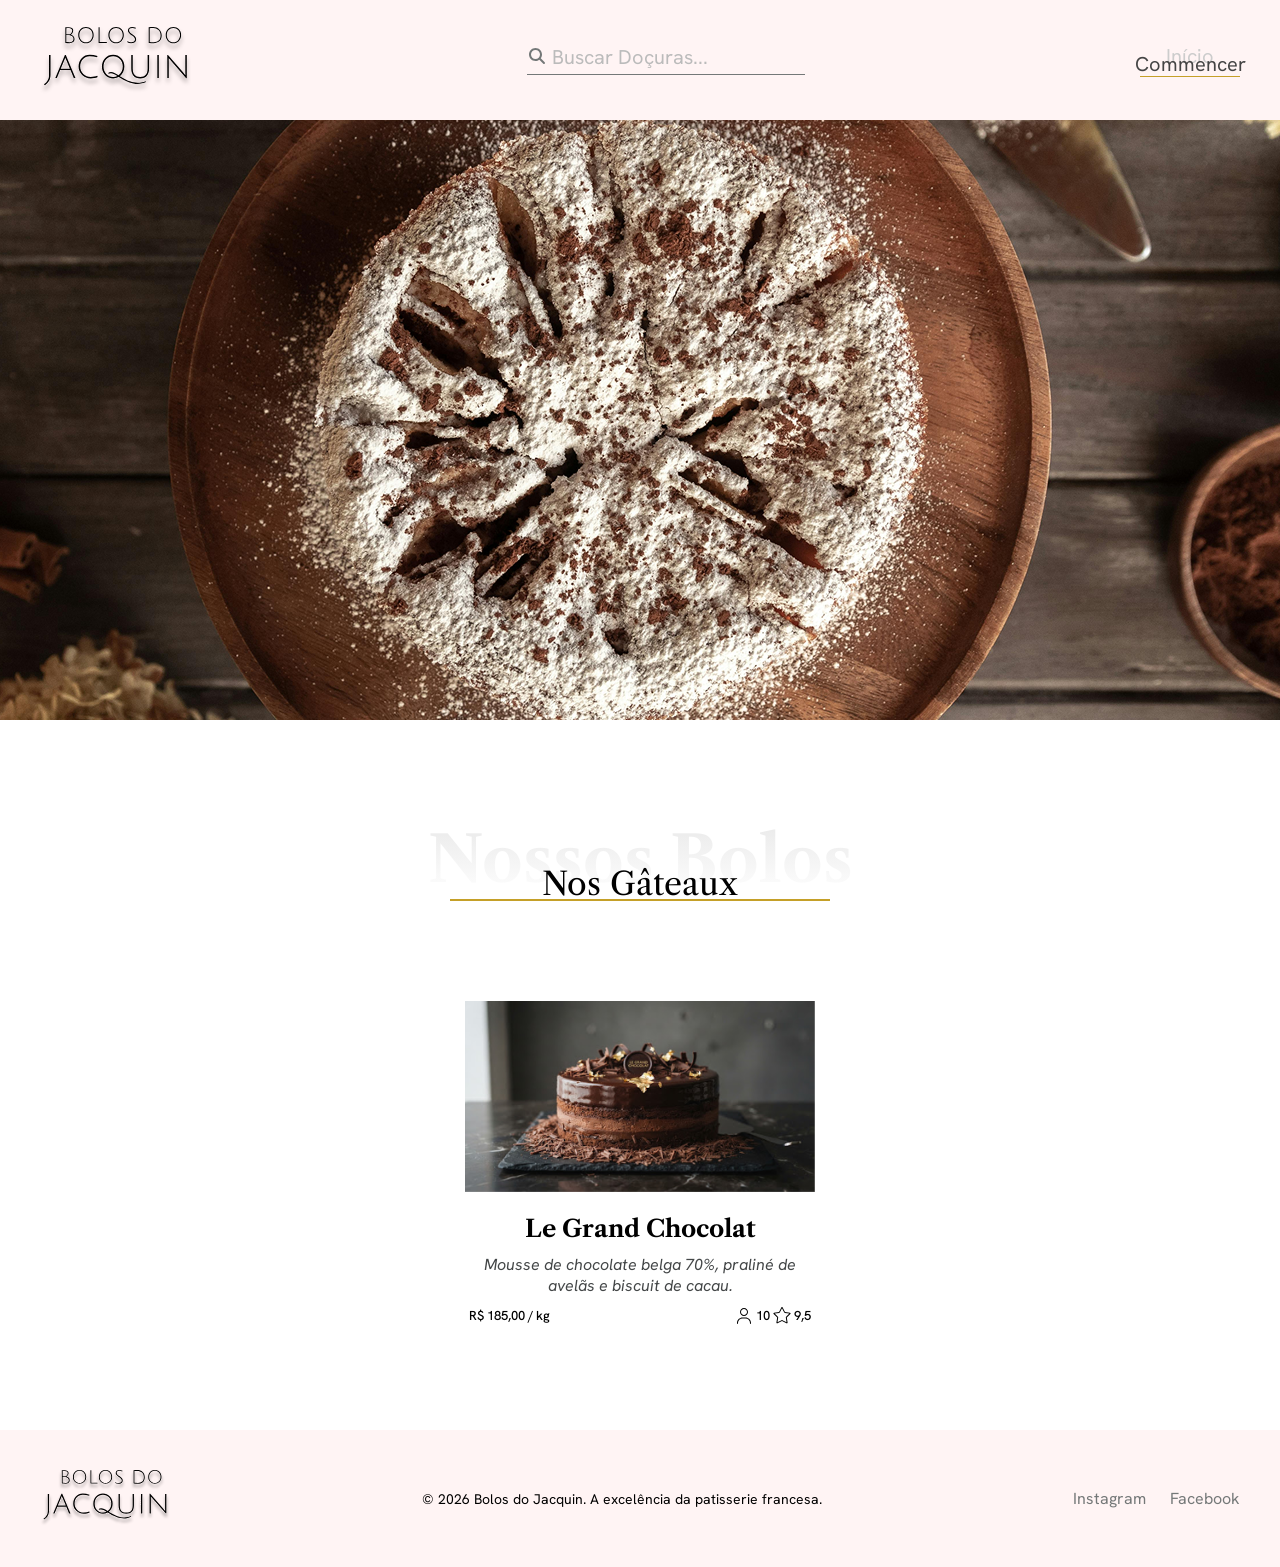
<file: listaProdutos/index.html>
<!DOCTYPE html>
<html lang="pt-br">

<head>
    <meta charset="UTF-8">
    <meta name="viewport" content="width=device-width, initial-scale=1.0">
    <title>Produtos</title>

    <link rel="stylesheet" href="../style.css">
    <link rel="stylesheet" href="../styleHeader.css">
    <link rel="stylesheet" href="../styleFooter.css">
    <link rel="stylesheet" href="style.css">

    <link rel="icon" type="image/png" href="../icones/favicon.png">

    <link rel="preconnect" href="https://fonts.googleapis.com">
    <link rel="preconnect" href="https://fonts.gstatic.com" crossorigin>
    <link
        href="https://fonts.googleapis.com/css2?family=Hanken+Grotesk:ital,wght@0,100..900;1,100..900&family=Libre+Caslon+Text:ital,wght@0,400;0,700;1,400&display=swap"
        rel="stylesheet">
</head>

<body>
    <header>
        <div class="container header_container">
            <img src="../img/logo.svg" alt="logo bolos do Jacquin">

            <div class="box_busca">
                <svg xmlns="http://www.w3.org/2000/svg"
                    viewBox="0 0 640 640"><!--!Font Awesome Free 7.3.1 by @fontawesome - https://fontawesome.com License - https://fontawesome.com/license/free Copyright 2026 Fonticons, Inc.-->
                    <path
                        d="M480 272C480 317.9 465.1 360.3 440 394.7L566.6 521.4C579.1 533.9 579.1 554.2 566.6 566.7C554.1 579.2 533.8 579.2 521.3 566.7L394.7 440C360.3 465.1 317.9 480 272 480C157.1 480 64 386.9 64 272C64 157.1 157.1 64 272 64C386.9 64 480 157.1 480 272zM272 416C351.5 416 416 351.5 416 272C416 192.5 351.5 128 272 128C192.5 128 128 192.5 128 272C128 351.5 192.5 416 272 416z" />
                </svg>
                <input type="text" placeholder="Buscar Doçuras...">
            </div>

            <a class="link_inicio" href="../home/index.html">
                Início
                <span>Commencer</span>
                <hr>
            </a>

            <button>
                <svg version="1.0" xmlns="http://www.w3.org/2000/svg" viewBox="0 0 512.000000 512.000000"
                    preserveAspectRatio="xMidYMid meet">

                    <g transform="translate(0.000000,512.000000) scale(0.100000,-0.100000)" fill="#000000"
                        stroke="none">
                        <path d="M3340 4778 c-94 -41 -152 -73 -185 -101 -176 -149 -261 -334 -285
-621 -6 -72 -15 -125 -22 -132 -7 -7 -50 -18 -95 -23 -145 -18 -269 -93 -328
-199 -38 -68 -56 -173 -44 -256 13 -98 18 -113 55 -191 131 -270 451 -379 732
-249 205 94 341 347 304 565 -33 194 -175 313 -397 334 -38 4 -76 12 -82 17
-27 22 -6 239 34 358 64 190 171 312 333 379 81 34 101 70 60 111 -22 22 -42
24 -80 8z m-210 -1003 c165 -46 230 -124 230 -276 0 -152 -70 -278 -203 -363
-78 -50 -140 -70 -222 -70 -189 -2 -350 113 -420 299 -27 71 -25 206 2 260 63
123 203 178 433 170 69 -2 149 -11 180 -20z" />
                        <path d="M3002 3634 c-22 -15 -29 -49 -14 -70 4 -5 24 -20 45 -33 20 -12 38
-30 38 -39 1 -9 3 -32 5 -50 3 -43 20 -62 55 -62 59 0 81 56 54 136 -19 57
-63 106 -108 123 -38 15 -49 14 -75 -5z" />
                        <path d="M3673 3610 c-36 -15 -32 -71 8 -104 17 -14 34 -26 39 -26 9 0 140
-87 270 -180 139 -99 420 -353 420 -380 0 -5 -10 -12 -22 -14 -34 -6 -342 -48
-528 -72 -63 -8 -162 -21 -220 -29 -58 -8 -157 -21 -220 -29 -63 -8 -180 -24
-260 -36 -80 -12 -197 -28 -260 -36 -63 -8 -162 -20 -220 -28 -58 -8 -143 -19
-190 -25 -86 -11 -226 -30 -420 -56 -58 -8 -159 -21 -225 -30 -66 -9 -163 -23
-215 -30 -52 -8 -124 -17 -160 -20 -58 -5 -136 -17 -197 -31 -48 -10 -55 -86
-10 -103 12 -5 47 -5 77 -1 30 4 114 15 185 24 72 10 177 23 235 31 230 32
370 51 605 80 61 8 139 18 175 24 36 5 121 17 190 25 69 9 172 23 230 31 155
21 324 43 420 56 273 34 400 52 665 89 83 12 197 27 255 35 58 7 120 17 139
21 24 5 36 3 42 -7 5 -8 9 -389 9 -862 0 -669 -3 -849 -12 -852 -14 -5 -125
-20 -263 -35 -49 -6 -139 -17 -200 -25 -60 -7 -171 -21 -245 -30 -188 -22
-362 -43 -450 -55 -41 -6 -131 -17 -200 -25 -178 -19 -296 -34 -365 -45 -33
-5 -89 -12 -125 -15 -36 -3 -114 -12 -175 -20 -129 -17 -244 -31 -650 -79
-273 -32 -313 -37 -420 -51 -60 -7 -173 -21 -250 -30 -77 -9 -184 -23 -238
-31 -54 -8 -124 -14 -157 -14 -53 0 -61 3 -84 31 -23 27 -26 39 -26 109 0 56
4 81 15 90 8 6 65 16 127 21 62 5 124 11 138 14 14 2 93 11 175 20 83 8 224
24 315 35 91 12 217 25 281 30 64 5 127 12 140 15 13 3 89 12 169 20 80 9 208
22 285 31 77 8 199 21 270 28 72 8 175 19 230 25 55 7 161 18 235 26 74 9 194
22 265 30 72 8 177 20 235 26 58 6 164 17 235 25 72 7 197 20 278 28 165 16
193 27 202 78 4 18 5 121 3 228 -3 191 -4 196 -27 219 -24 24 -26 24 -95 13
-39 -6 -100 -14 -136 -17 -36 -3 -114 -12 -175 -20 -60 -8 -168 -21 -240 -29
-71 -9 -166 -21 -210 -26 -78 -11 -186 -24 -450 -54 -262 -30 -322 -37 -430
-51 -60 -7 -171 -21 -245 -30 -209 -24 -305 -35 -435 -51 -66 -8 -178 -21
-250 -29 -71 -8 -166 -19 -210 -25 -44 -5 -136 -17 -205 -25 -69 -8 -165 -19
-215 -25 -160 -20 -259 -29 -267 -24 -14 9 -10 232 4 241 7 4 65 14 128 20 63
7 176 19 250 27 74 8 173 19 220 25 47 6 150 17 230 26 80 9 201 22 270 30 69
8 172 20 230 26 58 5 164 17 235 25 72 8 195 21 275 29 80 8 186 19 235 25
157 18 570 63 965 105 516 55 498 52 527 81 23 23 23 27 23 225 0 167 -3 207
-17 236 l-16 35 -76 -5 c-42 -2 -116 -10 -166 -16 -49 -6 -148 -18 -220 -27
-131 -15 -292 -34 -460 -55 -126 -15 -298 -35 -445 -53 -69 -8 -159 -19 -200
-25 -41 -5 -140 -17 -220 -26 -80 -9 -179 -21 -220 -26 -79 -11 -252 -31 -460
-54 -69 -8 -181 -21 -250 -29 -69 -8 -168 -20 -220 -26 -122 -14 -301 -36
-415 -52 -49 -7 -117 -12 -150 -13 l-60 0 -3 82 c-3 100 18 155 77 202 21 17
41 31 44 31 4 0 29 14 57 30 28 17 81 47 118 67 37 20 85 47 107 59 22 12 60
33 85 45 25 12 86 46 135 75 105 61 134 77 235 131 104 56 148 81 195 107 67
38 156 87 230 126 39 21 105 58 148 84 43 25 79 46 82 46 2 0 31 16 63 35 62
36 76 61 61 103 -7 17 -17 22 -47 22 -21 0 -42 -4 -47 -9 -6 -5 -44 -27 -85
-49 -41 -22 -109 -59 -150 -82 -41 -23 -84 -46 -95 -51 -11 -5 -37 -19 -57
-32 -21 -12 -59 -34 -85 -48 -27 -15 -64 -36 -83 -47 -19 -11 -60 -33 -90 -48
-30 -16 -71 -38 -90 -50 -32 -19 -76 -43 -220 -121 -30 -17 -109 -61 -175 -98
-66 -37 -129 -71 -140 -77 -11 -5 -29 -14 -40 -21 -11 -7 -65 -37 -119 -67
-104 -56 -163 -106 -192 -162 -43 -83 -44 -96 -44 -921 l0 -788 26 -54 c30
-65 69 -100 132 -118 50 -15 44 -15 382 28 63 8 156 19 205 25 50 6 142 18
205 26 63 8 169 20 235 28 66 8 158 19 205 25 80 10 210 26 415 51 153 19 316
38 420 49 55 6 127 16 160 21 33 5 89 12 125 15 36 3 112 12 170 20 58 8 168
21 245 30 77 9 190 23 250 30 136 18 255 32 410 50 182 21 435 55 462 61 55
14 53 -30 53 977 0 852 -1 930 -17 955 -17 27 -288 301 -353 357 -19 16 -84
67 -145 112 -60 46 -114 86 -120 91 -50 38 -233 148 -260 155 -11 3 -30 2 -42
-3z m427 -1235 c12 -14 12 -257 0 -269 -6 -6 -108 -19 -325 -42 -347 -36 -415
-43 -490 -53 -87 -11 -205 -24 -415 -46 -125 -13 -191 -20 -555 -60 -71 -8
-175 -19 -230 -25 -105 -11 -298 -33 -450 -50 -49 -6 -155 -17 -235 -25 -80
-8 -206 -21 -280 -29 -74 -9 -202 -22 -285 -30 -82 -9 -160 -18 -171 -21 -30
-7 -34 9 -34 130 0 75 4 106 14 114 7 6 78 18 157 26 79 8 150 18 158 20 8 3
78 12 155 21 237 26 363 40 686 79 69 9 184 22 255 31 238 28 369 43 490 58
66 9 149 18 185 21 36 4 112 12 170 20 58 7 168 21 245 30 129 14 247 29 465
55 47 6 144 18 215 26 72 8 153 19 180 23 75 12 82 12 95 -4z m4 -757 c12 -45
7 -245 -6 -256 -14 -10 -36 -13 -263 -36 -77 -8 -174 -19 -215 -25 -41 -6
-138 -17 -215 -26 -77 -8 -180 -20 -230 -25 -49 -6 -139 -15 -200 -20 -60 -6
-137 -14 -170 -19 -33 -6 -100 -13 -150 -16 -49 -3 -112 -10 -140 -15 -27 -6
-102 -14 -165 -20 -112 -9 -150 -13 -425 -45 -71 -8 -159 -17 -195 -20 -36 -3
-99 -10 -140 -15 -95 -12 -227 -27 -400 -45 -209 -21 -328 -34 -410 -45 -41
-6 -92 -10 -113 -10 l-38 0 3 122 3 122 80 13 c44 7 123 17 175 22 114 11 238
27 380 47 58 8 146 19 195 24 143 14 273 30 375 46 53 7 114 14 135 14 22 0
87 6 145 15 58 8 166 21 240 30 74 8 173 20 220 26 47 6 123 15 170 20 47 5
137 15 200 23 111 14 233 29 505 60 72 9 166 20 210 26 44 6 127 15 185 21 58
5 125 14 150 18 80 15 97 13 104 -11z" />
                    </g>
                </svg>
            </button>
        </div>
    </header>

    <main>
        <section class="prod_banner"></section>

        <section class="container prod_container">
            <div class="box_h2">
                <h1>Nossos Bolos</h1>
                <span>Nos Gâteaux</span>
                <hr>
            </div>

            <div class="prod_cards">
                <article class="prod_card">
                    <figure>
                        <img src="../img/produtos/le_grand_chocolat.png" alt="foto do produto">
                    </figure>
                    <h2>
                        <a href="../detProduto/index.html">
                            Le Grand Chocolat
                        </a>
                    </h2>
                    <p class="card_desc">Mousse de chocolate belga 70%, praliné de avelãs e biscuit de cacau.</p>
                    <p class="card_rodape">
                        <data value="185.00">R$ 185,00 / kg</data>
                        <span class="card_av">
                            <img src="../icones/user.svg" alt="icone de usuarios">
                            <data value="10">10</data>
                            <img src="../icones/star.svg" alt="icone de estrela">
                            <data value="9.5">9,5</data>
                        </span>
                    </p>
                </article>



            </div>
        </section>
    </main>

    <footer>
        <div class="container footer_container">
            <img src="../img/logo.svg" alt="">
            <span>© 2026 Bolos do Jacquin. A excelência da patisserie francesa.</span>
            <nav>
                <a href="">Instagram</a>
                <a href="">Facebook</a>
            </nav>
        </div>
    </footer>
</body>

</html>
</file>
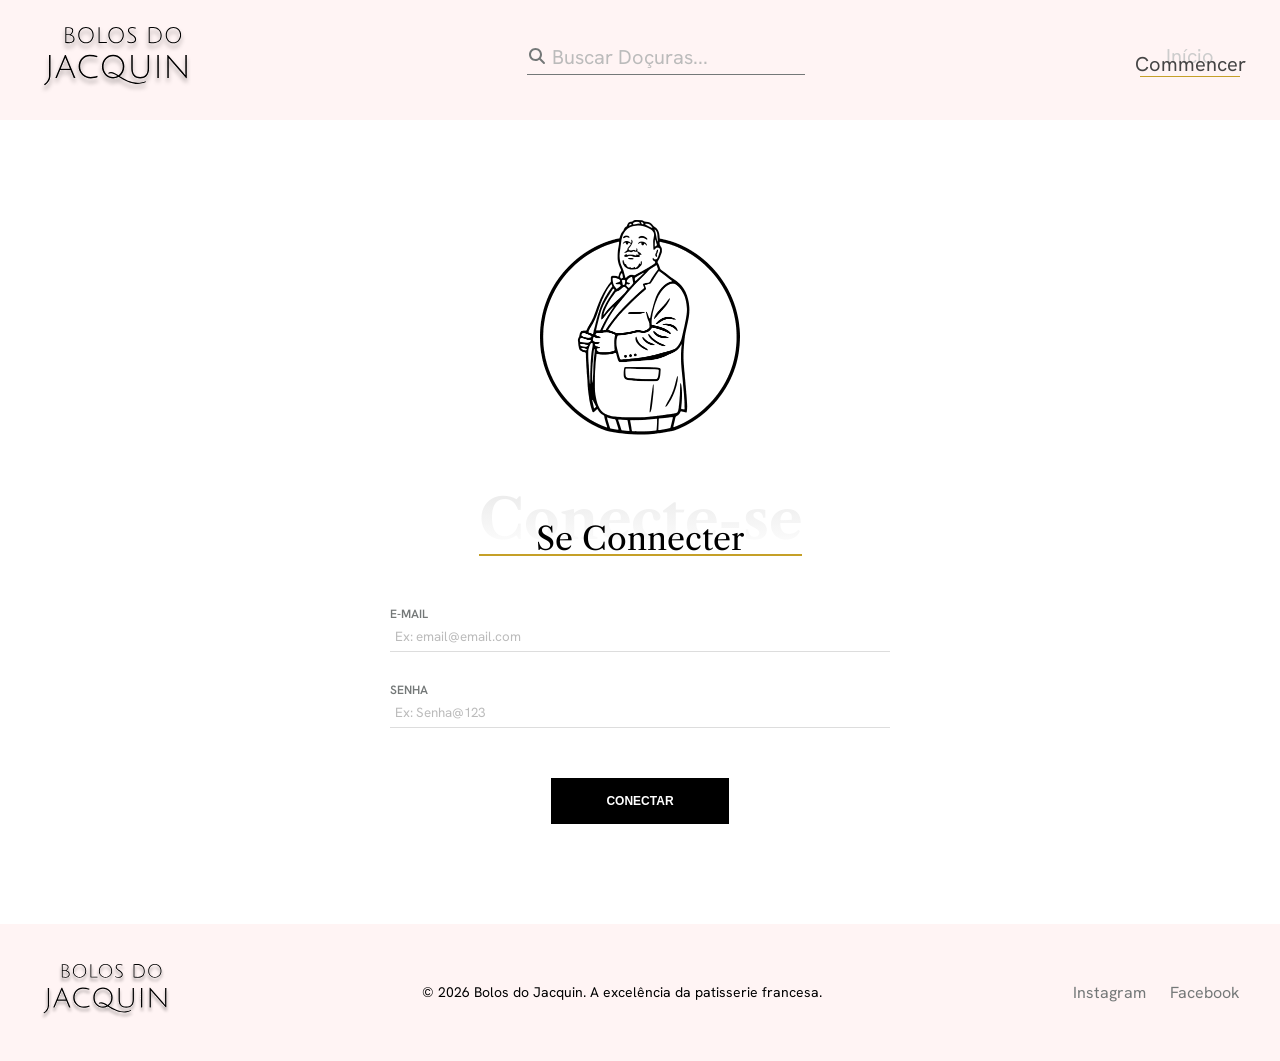
<file: login/index.html>
<!DOCTYPE html>
<html lang="pt-br">

<head>
    <meta charset="UTF-8">
    <meta name="viewport" content="width=device-width, initial-scale=1.0">
    <title>Detalhe do Produto</title>

    <link rel="stylesheet" href="../style.css">
    <link rel="stylesheet" href="../styleHeader.css">
    <link rel="stylesheet" href="../styleFooter.css">
    <link rel="stylesheet" href="style.css">

    <link rel="icon" type="image/png" href="../icones/favicon.png">

    <link rel="preconnect" href="https://fonts.googleapis.com">
    <link rel="preconnect" href="https://fonts.gstatic.com" crossorigin>
    <link
        href="https://fonts.googleapis.com/css2?family=Hanken+Grotesk:ital,wght@0,100..900;1,100..900&family=Libre+Caslon+Text:ital,wght@0,400;0,700;1,400&display=swap"
        rel="stylesheet">
</head>

<body>
    <header>
        <div class="container header_container">
            <img src="../img/logo.svg" alt="logo bolos do Jacquin">

            <div class="box_busca">
                <svg xmlns="http://www.w3.org/2000/svg"
                    viewBox="0 0 640 640"><!--!Font Awesome Free 7.3.1 by @fontawesome - https://fontawesome.com License - https://fontawesome.com/license/free Copyright 2026 Fonticons, Inc.-->
                    <path
                        d="M480 272C480 317.9 465.1 360.3 440 394.7L566.6 521.4C579.1 533.9 579.1 554.2 566.6 566.7C554.1 579.2 533.8 579.2 521.3 566.7L394.7 440C360.3 465.1 317.9 480 272 480C157.1 480 64 386.9 64 272C64 157.1 157.1 64 272 64C386.9 64 480 157.1 480 272zM272 416C351.5 416 416 351.5 416 272C416 192.5 351.5 128 272 128C192.5 128 128 192.5 128 272C128 351.5 192.5 416 272 416z" />
                </svg>
                <input type="text" placeholder="Buscar Doçuras...">
            </div>

            <a class="link_inicio" href="../home/index.html">
                Início
                <span>Commencer</span>
                <hr>
            </a>

            <button>
                <svg version="1.0" xmlns="http://www.w3.org/2000/svg" viewBox="0 0 512.000000 512.000000"
                    preserveAspectRatio="xMidYMid meet">

                    <g transform="translate(0.000000,512.000000) scale(0.100000,-0.100000)" fill="#000000"
                        stroke="none">
                        <path d="M3340 4778 c-94 -41 -152 -73 -185 -101 -176 -149 -261 -334 -285
-621 -6 -72 -15 -125 -22 -132 -7 -7 -50 -18 -95 -23 -145 -18 -269 -93 -328
-199 -38 -68 -56 -173 -44 -256 13 -98 18 -113 55 -191 131 -270 451 -379 732
-249 205 94 341 347 304 565 -33 194 -175 313 -397 334 -38 4 -76 12 -82 17
-27 22 -6 239 34 358 64 190 171 312 333 379 81 34 101 70 60 111 -22 22 -42
24 -80 8z m-210 -1003 c165 -46 230 -124 230 -276 0 -152 -70 -278 -203 -363
-78 -50 -140 -70 -222 -70 -189 -2 -350 113 -420 299 -27 71 -25 206 2 260 63
123 203 178 433 170 69 -2 149 -11 180 -20z" />
                        <path d="M3002 3634 c-22 -15 -29 -49 -14 -70 4 -5 24 -20 45 -33 20 -12 38
-30 38 -39 1 -9 3 -32 5 -50 3 -43 20 -62 55 -62 59 0 81 56 54 136 -19 57
-63 106 -108 123 -38 15 -49 14 -75 -5z" />
                        <path d="M3673 3610 c-36 -15 -32 -71 8 -104 17 -14 34 -26 39 -26 9 0 140
-87 270 -180 139 -99 420 -353 420 -380 0 -5 -10 -12 -22 -14 -34 -6 -342 -48
-528 -72 -63 -8 -162 -21 -220 -29 -58 -8 -157 -21 -220 -29 -63 -8 -180 -24
-260 -36 -80 -12 -197 -28 -260 -36 -63 -8 -162 -20 -220 -28 -58 -8 -143 -19
-190 -25 -86 -11 -226 -30 -420 -56 -58 -8 -159 -21 -225 -30 -66 -9 -163 -23
-215 -30 -52 -8 -124 -17 -160 -20 -58 -5 -136 -17 -197 -31 -48 -10 -55 -86
-10 -103 12 -5 47 -5 77 -1 30 4 114 15 185 24 72 10 177 23 235 31 230 32
370 51 605 80 61 8 139 18 175 24 36 5 121 17 190 25 69 9 172 23 230 31 155
21 324 43 420 56 273 34 400 52 665 89 83 12 197 27 255 35 58 7 120 17 139
21 24 5 36 3 42 -7 5 -8 9 -389 9 -862 0 -669 -3 -849 -12 -852 -14 -5 -125
-20 -263 -35 -49 -6 -139 -17 -200 -25 -60 -7 -171 -21 -245 -30 -188 -22
-362 -43 -450 -55 -41 -6 -131 -17 -200 -25 -178 -19 -296 -34 -365 -45 -33
-5 -89 -12 -125 -15 -36 -3 -114 -12 -175 -20 -129 -17 -244 -31 -650 -79
-273 -32 -313 -37 -420 -51 -60 -7 -173 -21 -250 -30 -77 -9 -184 -23 -238
-31 -54 -8 -124 -14 -157 -14 -53 0 -61 3 -84 31 -23 27 -26 39 -26 109 0 56
4 81 15 90 8 6 65 16 127 21 62 5 124 11 138 14 14 2 93 11 175 20 83 8 224
24 315 35 91 12 217 25 281 30 64 5 127 12 140 15 13 3 89 12 169 20 80 9 208
22 285 31 77 8 199 21 270 28 72 8 175 19 230 25 55 7 161 18 235 26 74 9 194
22 265 30 72 8 177 20 235 26 58 6 164 17 235 25 72 7 197 20 278 28 165 16
193 27 202 78 4 18 5 121 3 228 -3 191 -4 196 -27 219 -24 24 -26 24 -95 13
-39 -6 -100 -14 -136 -17 -36 -3 -114 -12 -175 -20 -60 -8 -168 -21 -240 -29
-71 -9 -166 -21 -210 -26 -78 -11 -186 -24 -450 -54 -262 -30 -322 -37 -430
-51 -60 -7 -171 -21 -245 -30 -209 -24 -305 -35 -435 -51 -66 -8 -178 -21
-250 -29 -71 -8 -166 -19 -210 -25 -44 -5 -136 -17 -205 -25 -69 -8 -165 -19
-215 -25 -160 -20 -259 -29 -267 -24 -14 9 -10 232 4 241 7 4 65 14 128 20 63
7 176 19 250 27 74 8 173 19 220 25 47 6 150 17 230 26 80 9 201 22 270 30 69
8 172 20 230 26 58 5 164 17 235 25 72 8 195 21 275 29 80 8 186 19 235 25
157 18 570 63 965 105 516 55 498 52 527 81 23 23 23 27 23 225 0 167 -3 207
-17 236 l-16 35 -76 -5 c-42 -2 -116 -10 -166 -16 -49 -6 -148 -18 -220 -27
-131 -15 -292 -34 -460 -55 -126 -15 -298 -35 -445 -53 -69 -8 -159 -19 -200
-25 -41 -5 -140 -17 -220 -26 -80 -9 -179 -21 -220 -26 -79 -11 -252 -31 -460
-54 -69 -8 -181 -21 -250 -29 -69 -8 -168 -20 -220 -26 -122 -14 -301 -36
-415 -52 -49 -7 -117 -12 -150 -13 l-60 0 -3 82 c-3 100 18 155 77 202 21 17
41 31 44 31 4 0 29 14 57 30 28 17 81 47 118 67 37 20 85 47 107 59 22 12 60
33 85 45 25 12 86 46 135 75 105 61 134 77 235 131 104 56 148 81 195 107 67
38 156 87 230 126 39 21 105 58 148 84 43 25 79 46 82 46 2 0 31 16 63 35 62
36 76 61 61 103 -7 17 -17 22 -47 22 -21 0 -42 -4 -47 -9 -6 -5 -44 -27 -85
-49 -41 -22 -109 -59 -150 -82 -41 -23 -84 -46 -95 -51 -11 -5 -37 -19 -57
-32 -21 -12 -59 -34 -85 -48 -27 -15 -64 -36 -83 -47 -19 -11 -60 -33 -90 -48
-30 -16 -71 -38 -90 -50 -32 -19 -76 -43 -220 -121 -30 -17 -109 -61 -175 -98
-66 -37 -129 -71 -140 -77 -11 -5 -29 -14 -40 -21 -11 -7 -65 -37 -119 -67
-104 -56 -163 -106 -192 -162 -43 -83 -44 -96 -44 -921 l0 -788 26 -54 c30
-65 69 -100 132 -118 50 -15 44 -15 382 28 63 8 156 19 205 25 50 6 142 18
205 26 63 8 169 20 235 28 66 8 158 19 205 25 80 10 210 26 415 51 153 19 316
38 420 49 55 6 127 16 160 21 33 5 89 12 125 15 36 3 112 12 170 20 58 8 168
21 245 30 77 9 190 23 250 30 136 18 255 32 410 50 182 21 435 55 462 61 55
14 53 -30 53 977 0 852 -1 930 -17 955 -17 27 -288 301 -353 357 -19 16 -84
67 -145 112 -60 46 -114 86 -120 91 -50 38 -233 148 -260 155 -11 3 -30 2 -42
-3z m427 -1235 c12 -14 12 -257 0 -269 -6 -6 -108 -19 -325 -42 -347 -36 -415
-43 -490 -53 -87 -11 -205 -24 -415 -46 -125 -13 -191 -20 -555 -60 -71 -8
-175 -19 -230 -25 -105 -11 -298 -33 -450 -50 -49 -6 -155 -17 -235 -25 -80
-8 -206 -21 -280 -29 -74 -9 -202 -22 -285 -30 -82 -9 -160 -18 -171 -21 -30
-7 -34 9 -34 130 0 75 4 106 14 114 7 6 78 18 157 26 79 8 150 18 158 20 8 3
78 12 155 21 237 26 363 40 686 79 69 9 184 22 255 31 238 28 369 43 490 58
66 9 149 18 185 21 36 4 112 12 170 20 58 7 168 21 245 30 129 14 247 29 465
55 47 6 144 18 215 26 72 8 153 19 180 23 75 12 82 12 95 -4z m4 -757 c12 -45
7 -245 -6 -256 -14 -10 -36 -13 -263 -36 -77 -8 -174 -19 -215 -25 -41 -6
-138 -17 -215 -26 -77 -8 -180 -20 -230 -25 -49 -6 -139 -15 -200 -20 -60 -6
-137 -14 -170 -19 -33 -6 -100 -13 -150 -16 -49 -3 -112 -10 -140 -15 -27 -6
-102 -14 -165 -20 -112 -9 -150 -13 -425 -45 -71 -8 -159 -17 -195 -20 -36 -3
-99 -10 -140 -15 -95 -12 -227 -27 -400 -45 -209 -21 -328 -34 -410 -45 -41
-6 -92 -10 -113 -10 l-38 0 3 122 3 122 80 13 c44 7 123 17 175 22 114 11 238
27 380 47 58 8 146 19 195 24 143 14 273 30 375 46 53 7 114 14 135 14 22 0
87 6 145 15 58 8 166 21 240 30 74 8 173 20 220 26 47 6 123 15 170 20 47 5
137 15 200 23 111 14 233 29 505 60 72 9 166 20 210 26 44 6 127 15 185 21 58
5 125 14 150 18 80 15 97 13 104 -11z" />
                    </g>
                </svg>
            </button>
        </div>
    </header>

    <main>
        <section class="container container_login">
            <div class="box_login">
                <img class="icon_jacquin" src="../img/icon_jacquin.png" alt="icone Jacquin">

                <div class="box_h2">
                    <h2>Conecte-se</h2>
                    <span>Se Connecter</span>
                    <hr>
                </div>

                <form action="" method="post">
                    <div class="form_linha">
                        <label for="email">e-mail</label>
                        <input type="text" id="email" placeholder="Ex: email@email.com">
                    </div>
                    <div class="form_linha">
                        <label for="senha">senha</label>
                        <input type="password" id="senha" placeholder="Ex: Senha@123">
                    </div>

                    <input type="button" value="conectar">
                </form>
            </div>
        </section>
    </main>

    <footer>
        <div class="container footer_container">
            <img src="../img/logo.svg" alt="">
            <span>© 2026 Bolos do Jacquin. A excelência da patisserie francesa.</span>
            <nav>
                <a href="">Instagram</a>
                <a href="">Facebook</a>
            </nav>
        </div>
    </footer>
</body>

</html>
</file>
<file: style.css>
/* ---------- CSS PADRAO ---------- */
* {
    margin: 0;
    padding: 0;
    box-sizing: border-box;
}

:root {
    --corPrincipal: #FFF4F4;
    --fontHanken: "Hanken Grotesk", sans-serif;
    --corDourado: #C5A028;
    --corSecundaria: #FDF8F8;
    --fontLibre: "Libre Caslon Text", serif;
}

body {
    cursor: url(./icones/spatula.png), auto;
}


/* ---------- CONTAINER PADRAO ---------- */
.container {
    width: 95%;
    max-width: 1200px;
    margin: 0 auto;
    /* background-color: aqua; */
}


/* ---------- H2 ---------- */
.box_h2 {
    font-family: "Libre Caslon Text", serif;
    /* background-color: darkgreen; */
    display: flex;
    flex-direction: column;
    align-items: center;
    position: relative;
    margin-top: 100px;
    margin-bottom: 100px;
}

.box_h2 h2 {
    font-weight: 700;
    font-size: 56px;
    background-image: linear-gradient(0deg, #FFFFFF, #E9E9E9);
    
    background-clip: text;
    -webkit-background-clip: text;
    
    color: transparent;
    -webkit-text-fill-color: transparent;
}

.box_h2 span {
    font-size: 32px;
    position: absolute;
    bottom: -12px;
    margin-bottom: 10px;
}

.box_h2 hr {
    max-width: 380px;
    width: 100%;
    background-color: #C5A028;
    border: none;
    height: 2px;
}


/* ---------- PLACEHOLDER ---------- */
textarea::placeholder,
input::placeholder {
    color: #BBBBBB;
    opacity: 1;
    font-family: var(--fontHanken);
}









@media screen and (max-width: 768px) {
    .box_h2 h2 {
        font-size: 32px;
    }
    
    .box_h2 span {
        font-size: 20px;
        bottom: -18px;
        margin-bottom: 20px;
    }
    
    .box_h2 hr {
        margin-top: 10px;
        width: 70%;
    }
}


@media screen and (max-width: 450px) {
    .box_h2 h2 {
        font-size: 25px;
    }    
}
</file>
<file: styleHeader.css>
/* ---------- CABECALHO ---------- */
header {
    background-color: var(--corPrincipal);
    font-family: var(--fontHanken);
}

.header_container {
    display: flex;
    justify-content: space-between;
    align-items: center;
    height: 120px;
}

.box_busca {
    position: relative;
}

.box_busca svg {
    width: 20px;
    position: absolute;
    fill: #747878;
}

.box_busca input {
    padding-left: 25px;
    padding-bottom: 5px;
    background-color: transparent;
    border: none;
    border-bottom: solid 1px #747878;
    font-size: 20px;
}

.box_busca input:focus {
    outline: none;
}

.link_inicio {
    color: #CCCCCC;
    text-decoration: none;
    font-size: 20px;
    position: relative;
    text-align: center;
}

.link_inicio span {
    color: #444444;
    position: absolute;
    left: -5px;
    top: 8px;
}

.link_inicio hr {
    margin-top: 7px;
    width: 100px;
    background-color: var(--corDourado);
    border: none;
    height: 1px;
}


/* ---------- BOTAO MENU ---------- */
.header_container button {
    background-color: transparent;
    border: none;
    display: none;
}

.header_container button svg {
    width: 50px;
}





@media screen and (max-width: 768px) {

    /* ----- CABECALHO ----- */
    .header_container button {
        display: block;
    }

    .link_inicio,
    .box_busca {
        display: none;
    }
}
</file>
<file: styleFooter.css>
/* ---------- RODAPÉ ---------- */
footer {
    background-color: var(--corPrincipal);
    font-family: var(--fontHanken);
    font-size: 14px;
}

.footer_container {
    display: flex;
    justify-content: space-between;
    align-items: center;
    padding: 40px 0;
}

footer img {
    width: 130px;
}

footer a {
    text-decoration: none;
    color: #747878;
    font-size: 16px;
}

footer a:last-child {
    margin-left: 20px;

}





@media screen and (max-width: 768px) {

    /* ----- RODAPÉ ----- */
    .footer_container {
        flex-direction: column;
    }

    footer img {
        order: 2;
        margin: 30px 0;
    }

    footer span {
        order: 3;
        text-align: center;
        padding: 0 20px;
    }

    footer nav {
        order: 1;
    }
}
</file>
<file: detProduto/style.css>
/* ---------- DETALHES ---------- */
h1 {
    position: absolute;
    width: 1px;
    height: 1px;
    margin: -1px;
    overflow: hidden;
}

.container_det_prod {
    padding: 150px 0;
    display: flex;
    justify-content: space-around;
    gap: 20px;
    font-family: var(--fontHanken);
}

.img_prod_web {
    width: 350px;
    height: 440px;
    object-fit: cover;
}

.container_det_prod .info_valor,
.container_det_prod h2 {
    font-family: var(--fontLibre);
}

.container_det_prod h2 {
    font-size: 32px;
    font-weight: 400;
}

.box_h2 h2 {
    background-image: linear-gradient(0deg, #FFFFFF, #D4D4D4);
}

.box_det_prod {
    display: flex;
    flex-direction: column;
    justify-content: space-between;
    width: 45%;

}


.link_voltar {
    color: #CCCCCC;
    text-decoration: none;
    font-size: 20px;
    position: relative;
    text-align: center;
    align-self: flex-end;
    margin-right: 20px;
}

.link_voltar span {
    color: #444444;
    position: absolute;
    left: -15px;
    top: 8px;
}

.info_sub_titulo {}

.info_sub_titulo hr {
    margin-top: 2px;
    margin-left: 20px;
    width: 200px;
    background-color: var(--corDourado);
    border: none;
    height: 1px;
}

.img_prod_mobile {
    display: none;
}

.info_nota {
    color: #747878;
}

.info_aval {
    font-size: 14px;
    margin-left: 10px;
}

.info_desc {
    color: #444748;
    font-size: 18px;
}

.info_box_valor {
    color: #747878;
    text-transform: uppercase;
    font-size: 12px;
    font-weight: 500;
    letter-spacing: 2px;
}

.info_box_valor p {
    display: flex;
    justify-content: space-between;
    align-items: center;
}

.info_box_valor .info_valor {
    color: var(--corDourado);
    font-size: 22px;
    letter-spacing: 0;
}

.info_box_valor hr {
    border: none;
    background-color: #DDDDDD;
    height: 1px;
}

.info_botao {
    font-weight: 600;
    font-size: 12px;
    text-transform: uppercase;
    color: #FFFFFF;
    text-decoration: none;
    background-color: #000000;
    padding: 16px 40px;
    transition: box-shadow 0.3s ease-in-out, transform 0.3s ease-in-out;
    box-shadow: 0 0 0 #00000060;
    display: inline-block;
    align-self: flex-start;
}

/* ---------- AVALIACAO FORM ---------- */
.container_avaliacao {
    background-color: var(--corSecundaria);
    padding: 150px 0;
}

.container_avaliacao>.container {
    display: flex;
    flex-direction: column;
    align-items: center;
}

.container_avaliacao img {
    width: 200px;
}

.box_avaliacao {
    display: flex;
    justify-content: space-between;
    width: 100%;
    font-family: var(--fontHanken);
    font-size: 12px;
}

.box_avaliacao h3 {
    text-transform: uppercase;
    margin-bottom: 50px;
    color: #1C1B1B;
}

.box_avaliacao>* {
    width: 47%;
    max-width: 550px;
}

.box_avaliacao .form_linha {
    display: flex;
    flex-direction: column;
    margin-bottom: 30px;
}

.box_avaliacao label {
    text-transform: uppercase;
    color: #747878;
    font-weight: 600;
}

.box_avaliacao input[type="text"] {
    height: 30px;
}

.box_avaliacao input,
.box_avaliacao textarea {
    padding: 5px;
    background-color: transparent;
    border: none;
    border-bottom: solid 1px #ddd;
    resize: none;
}

.box_avaliacao input:focus,
.box_avaliacao textarea:focus {
    outline: none;
}

.box_avaliacao input[type="button"] {
    background-color: #000000;
    color: #FFFFFF;
    text-transform: uppercase;
    padding: 16px 55px;
    cursor: pointer;
    transition:
        box-shadow 0.3s ease-in-out,
        transform 0.3s ease-in-out;
    font-size: 12px;
    font-weight: 600;
}

.box_avaliacao input[type="button"]:hover {
    box-shadow: 0px 0px 5px 2px #00000050;
    transform: scale(1.05);
    border: none;
}

/* ---------- AVALIACAO LISTA ---------- */
.box_avaliacao li {
    list-style: none;
}

.coment_linha1 {
    display: flex;
    justify-content: space-between;
    margin-bottom: 16px;
}

.coment_nome_tempo {
    text-transform: uppercase;
}

.coment_nome_tempo p {
    font-weight: 700;
}

.coment_nome_tempo span {
    font-size: 10px;
    color: #747878;
}

.coment_linha1>p {
    color: #747878;
}

.lista_avaliacao li {
    padding-bottom: 30px;
    border-bottom: solid 2px #EEEEEE;
}

.lista_avaliacao li:not(:first-of-type) {
    padding-top: 30px;
}

.lista_avaliacao li>p {
    font-style: italic;
    font-size: 16px;
    color: #444748;
}





/* ----- MEDIA ----- */
@media screen and (max-width: 768px) {
    /* ----- DETALHES DO PRODUTO ----- */
    .container_det_prod {
        padding-top: 50px;
    }

    .box_det_prod {
        width: 90%;
    }

    .link_voltar {
        margin-bottom: 50px;
    }

    .info_sub_titulo hr {
        width: 90%;
        max-width: 600px;
    }

    .img_prod_mobile {
        display: block;
        width: 100%;
        margin-top: 50px;
        min-height: 270px;
        object-fit: cover;
    }

    .img_prod_web {
        display: none;
    }

    .info_desc {
        margin: 50px 0;
    }

    .info_botao {
        margin-top: 50px;
        align-self: center;
    }
}



@media screen and (max-width: 580px) {
    .box_avaliacao {
        flex-direction: column;
        align-items: center;
    }

    .box_avaliacao>* {
        width: 90%;
        max-width: 480px;
    }

    .box_avaliacao input[type="button"] {
        margin: 0 auto 100px;
        display: block;
    }

}
</file>
<file: header&footer/style.css>
body {
    display: flex;
    flex-direction: column;
    justify-content: space-between;
    height: 100vh;
}


/* ---------- CABECALHO ---------- */
header {
    background-color: var(--corPrincipal);
    font-family: var(--fontHanken);
    z-index: 2;
}

.header_container {
    display: flex;
    justify-content: space-between;
    align-items: center;
    height: 120px;
}

.box_busca {
    position: relative;
    width: 65%;
    max-width: 350px;
}

.box_busca svg {
    width: 20px;
    position: absolute;
    fill: #747878;
}

.box_busca input {
    padding-left: 25px;
    padding-bottom: 5px;
    background-color: transparent;
    border: none;
    border-bottom: solid 1px #747878;
    font-size: 20px;
    width: 100%;
}

.box_busca input:focus {
    outline: none;
}

.link_inicio {
    color: #CCCCCC;
    text-decoration: none;
    font-size: 20px;
    position: relative;
    text-align: center;
}

.link_inicio span {
    color: #444444;
    position: absolute;
    left: -5px;
    top: 8px;
}

.link_inicio hr {
    margin-top: 7px;
    width: 100px;
    background-color: var(--corDourado);
    border: none;
    height: 1px;
}

/* ---------- BOTAO MENU ---------- */
.header_container button {
    background-color: transparent;
    border: none;
    display: none;
}

.header_container button svg {
    width: 50px;
}


/* ---------- MEDIAS ---------- */

@media screen and (max-width: 768px) {
    .header_container {
        position: relative;
    }

    .header_container button {
        display: block;
        cursor: pointer;
    }

    /* ---------- MENU RETRÁTIL ---------- */
    /* Itens do menu */
    .link_inicio,
    .box_busca {
        position: absolute;
        top: 140px;
        opacity: 0;
        visibility: hidden;
        pointer-events: none;
        transform: translateY(-80px);

        /* transition:
            opacity 0.25s ease,
            transform 0.25s ease,
            visibility 0s linear 0.25s; */
    }

    /* Campo de busca */
    .box_busca {
        left: 0;
        z-index: -1;
    }

    /* Background do campo de busca */
    .box_busca::before {
        content: "";
        position: absolute;
        top: -20px;
        left: -3vw;
        width: 105vw;
        height: 70px;
        background-color: var(--corPrincipal);
        z-index: -2;

        opacity: 0;
        transform: translateY(-20px);

        transition:
            opacity 0.4s ease,
            transform 0.4s ease;
    }

    /* Link Início */
    .link_inicio {
        right: 0;
        z-index: -1;
    }

    /* Menu aberto */
    header.menu_aberto .box_busca,
    header.menu_aberto .link_inicio {
        opacity: 1;
        visibility: visible;
        pointer-events: auto;
        transform: translateY(0);

        transition:
            opacity 0.3s ease 0.1s,
            transform 0.3s ease 0.1s,
            visibility 0s;
    }

    /* Background acompanha a abertura */
    header.menu_aberto .box_busca::before {
        opacity: 1;
        transform: translateY(0);

        transition:
            opacity 0.15s ease,
            transform 0.15s ease;
    }

    /* Ativa a animação */
    .animando .link_inicio,
    .animando .box_busca {
        transition: 
            opacity 0.25s ease,
            transform 0.25s ease,
            visibility 0s linear 0.25s;
    }
}











/* ---------- RODAPÉ ---------- */
footer {
    background-color: var(--corPrincipal);
    font-family: var(--fontHanken);
    font-size: 14px;
}

.footer_container {
    display: flex;
    justify-content: space-between;
    align-items: center;
    padding: 40px 0;
}

footer img {
    width: 130px;
}

footer a {
    text-decoration: none;
    color: #747878;
    font-size: 16px;
}

footer a:last-child {
    margin-left: 20px;

}

@media screen and (max-width: 768px) {

    /* ----- RODAPÉ ----- */
    .footer_container {
        flex-direction: column;
    }

    footer img {
        order: 2;
        margin: 30px 0;
    }

    footer span {
        order: 3;
        text-align: center;
        padding: 0 20px;
    }

    footer nav {
        order: 1;
    }
}
</file>
<file: home/style.css>
h1 {
    position: absolute;
    width: 1px;
    height: 1px;
    margin: -1px;
    overflow: hidden;
}






/* ---------- BANNER ---------- */
.home_banner {
    background-color: #FDF8F8;
}

.box_texto_banner {
    /* background-color: chartreuse; */
    font-family: "Hanken Grotesk", sans-serif;
    max-width: 520px;
    /* overflow: visible; */
}

.banner_container {
    display: flex;
    align-items: center;
    justify-content: space-between;
}

.banner_container img {
    max-width: 547px;
    width: 50%;
}

.linha1 {
    color: #C5A028;
    font-size: 16px;
    font-weight: 500;
    text-transform: uppercase;
    margin-bottom: 20px;
    display: inline-block;
}

.linha2 {
    font-family: "Libre Caslon Text", serif;
    font-size: 48px;
    margin-bottom: 20px;
    display: inline-block;
}

.linha3 {
    font-size: 20px;
    font-style: italic;
    color: #AAAAAA;
    margin-bottom: 30px;
    display: inline-block;
}

.linha4 {
    font-weight: 600;
    font-size: 12px;
    text-transform: uppercase;
    color: #FFFFFF;
    text-decoration: none;

    background-color: #000000;
    padding: 16px 40px;
    transition:
        box-shadow 0.3s ease-in-out,
        transform 0.3s ease-in-out;
    box-shadow: 0 0 0 #00000060;
    display: inline-block;
}

.linha4:hover {
    box-shadow: 0px 0px 10px 2px #00000020;
    transform: scale(1.05);

}




/* ---------- PRODUTOS ---------- */
.home_produtos {
    padding: 100px 0;
}

.link_produtos a {
    font-family: "Hanken Grotesk", sans-serif;
    font-weight: 600;
    font-size: 16px;
    text-transform: uppercase;

    text-decoration: none;
    color: #000000;
}

.link_produtos svg {
    width: 20px;

    /* Define o tempo e a suavidade do movimento (0.3 segundos) */
    transition: transform 0.3s ease-in-out;

}

.link_produtos>div:hover svg {
    /* Move o SVG levemente 5 pixels para a direita */
    transform: translateX(10px);
}

.link_produtos div {
    display: flex;
    align-items: center;
    justify-content: center;
    gap: 20px;
    margin-bottom: 20px;
}

.link_produtos hr {
    max-width: 380px;
    width: 100%;
    margin: 0 auto;
}

.container_categorias {
    display: flex;
    justify-content: space-between;
    width: 100%;
}

.container_categorias>a {
    /* flex: .6; */
    width: 64%;
    aspect-ratio: 1.2;
}

.container_categorias a {
    color: #FFFFFF;
    text-decoration: none;
    display: flex;
    aspect-ratio: 1.21;
}

.img_categoria1 {
    background-image:
        linear-gradient(to bottom, #00000000, #00000070),
        url(../img/bolos_de_festa.png);
    background-size: cover;
    width: 100%;
    height: 100%;
    display: flex;
    flex-direction: column;
    justify-content: flex-end;
    padding: 50px 20px;
}


.img_categoria1 span {
    font-family: "Hanken Grotesk", sans-serif;
    font-weight: 500;
}

.img_categoria1 h3 {
    font-size: 32px;
}

.home_produtos h3 {
    font-family: "Libre Caslon Text", serif;
    font-weight: 400;
}

.col_categorias {
    display: flex;
    flex-direction: column;
    justify-content: space-between;
    /* flex: .3; */
    width: 29%;
}

.img_categoria2 {
    background-image:
        linear-gradient(to bottom, #00000000, #00000070),
        url(../img/tortas_francesas.png);
    background-size: cover;
}

.img_categoria3 {
    /* background-image: url(../img/bolos_caseiros.png); */
    background-image:
        linear-gradient(to bottom, #00000000, #00000070),
        url(../img/bolos_caseiros.png);

    background-size: cover;
}

.img_categoria2,
.img_categoria3 {
    width: 100%;
    height: 100%;
    display: flex;
    align-items: flex-end;
    padding: 20px 10px;
    font-size: 24px;
}







@media screen and (max-width: 1000px) {
    .img_categoria1 {
        padding: 20px;
    }

    .img_categoria2,
    .img_categoria3 {
        font-size: 18px;
    }
}


@media screen and (max-width: 768px) {
    /* ----- BANNER ----- */
    .banner_container {
        flex-direction: column-reverse;
        padding: 100px 0;
        position: relative;
        text-align: center;
    }

    .banner_container .linha2 {
        /* margin-bottom: ; */
        font-size: 38px;
    }

    .banner_container img {
        margin-bottom: 100px;
        position: absolute;
        top: 250px;
    }

    .img_categoria2,
    .img_categoria3 {
        padding: 8px;
    }



    /* ----- CATEGORIAS ----- */
    .container_categorias {
        flex-direction: column;
        align-items: center;
    }

    .col_categorias {
        flex-direction: row;
    }

    .container_categorias>a {
        margin-bottom: 50px;
    }

    .container_categorias a {
        width: 45%;
    }

    .container_categorias>a,
    .col_categorias {
        max-width: 480px;
        width: 100%;
    }
}

@media screen and (max-width: 500px) {

    .img_categoria2,
    .img_categoria3 {
        font-size: 14px;
    }
}
</file>
<file: listaProdutos/style.css>
/* ---------- BANNER ---------- */
.prod_banner {
    background-image: url(../img/banner_3.png);
    background-size: cover;
    background-repeat: none;
    background-position: center;
    height: 600px;
}




/* ---------- PRODUTOS ---------- */
.box_h2 h1 {
    font-weight: 700;
    font-size: 64px;
    background-image: linear-gradient(0deg, #FFFFFF, #E9E9E9);

    background-clip: text;
    -webkit-background-clip: text;

    color: transparent;
    -webkit-text-fill-color: transparent;
}

.prod_cards {
    display: flex;
    flex-wrap: wrap;
    justify-content: center;
    gap: 5%;
    /* background-color: #C5A028; */
}

.prod_card {
    /* cursor: pointer; */
    /* background-color: aqua; */
    width: 350px;
    font-family: var(--fontHanken);
    margin-bottom: 100px;
    text-align: center;
    color: #444748;
    transition:
        box-shadow 0.3s ease-in-out,
        transform 0.3s ease-in-out;
    position: relative;
}

.prod_card:hover {
    box-shadow: 0px 0px 10px 2px #00000020;
    transform: scale(1.02);
}

.prod_card h2 {
    margin-top: 16px;
}

.prod_card h2 a {
    font-family: var(--fontLibre);
    color: #000000;
    text-decoration: none;
}

.prod_card h2 a::after {
    content: "";
    position: absolute;
    top: 0;
    right: 0;
    bottom: 0;
    left: 0;
    z-index: 1;
}

.prod_card figure img {
    width: 100%;
}

.card_desc {
    margin: 10px;
    font-style: italic;
}

.card_rodape {
    color: #000000;
    font-weight: 500;
    display: flex;
    align-items: center;
    justify-content: space-between;
    font-size: 13px;
    padding: 0 4px 4px;
}

.card_av {
    display: flex;
    align-items: center;
    gap: 2px;

}

.prod_card .card_av img {
    width: 20px;
}






/* ---------- MEDIAS ---------- */
@media screen and (max-width: 768px) {
    .box_h2 h1 {
        font-size: 32px;
    }

    .box_h2 span {
        font-size: 20px;
        bottom: -18px;
        margin-bottom: 20px;
    }

    .box_h2 hr {
        margin-top: 10px;
        width: 70%;
    }

    /* ----- BANNER ----- */
    .prod_banner {
        height: 300px;
    }
}
</file>
<file: login/style.css>
.container_login{
    padding: 100px 0;
}

.box_login{
    display: flex;
    flex-direction: column;
    align-items: center;
    width: 90%;
    max-width: 500px;
    margin: 0 auto;
}

.icon_jacquin{
    width: 200px;
}

.box_h2{
    margin-top: 50px;
    margin-bottom: 50px;
}

.box_login form{
    width: 100%;
    font-family: var(--fontHanken);
}

.box_login .form_linha {
    display: flex;
    flex-direction: column;
    margin-bottom: 30px;
}

.box_login label {
    text-transform: uppercase;
    color: #747878;
    font-weight: 600;
    font-size: 12px;
}

.box_login input[type="text"],
.box_login input[type="password"] {
    height: 30px;
    padding: 5px;
    background-color: transparent;
    border: none;
    border-bottom: solid 1px #ddd;
}

.box_login input:focus,
.box_login textarea:focus {
    outline: none;
}

.box_login input[type="button"] {
    border: none;
    background-color: #000000;
    color: #FFFFFF;
    text-transform: uppercase;
    padding: 16px 55px;
    cursor: pointer;
    transition:
        box-shadow 0.3s ease-in-out,
        transform 0.3s ease-in-out;
    font-size: 12px;
    font-weight: 600;
    margin: 0 auto;
    display: block;
    margin-top: 50px;
}

.box_login input[type="button"]:hover {
    box-shadow: 0px 0px 5px 2px #00000050;
    transform: scale(1.05);
    border: none;
}
</file>
